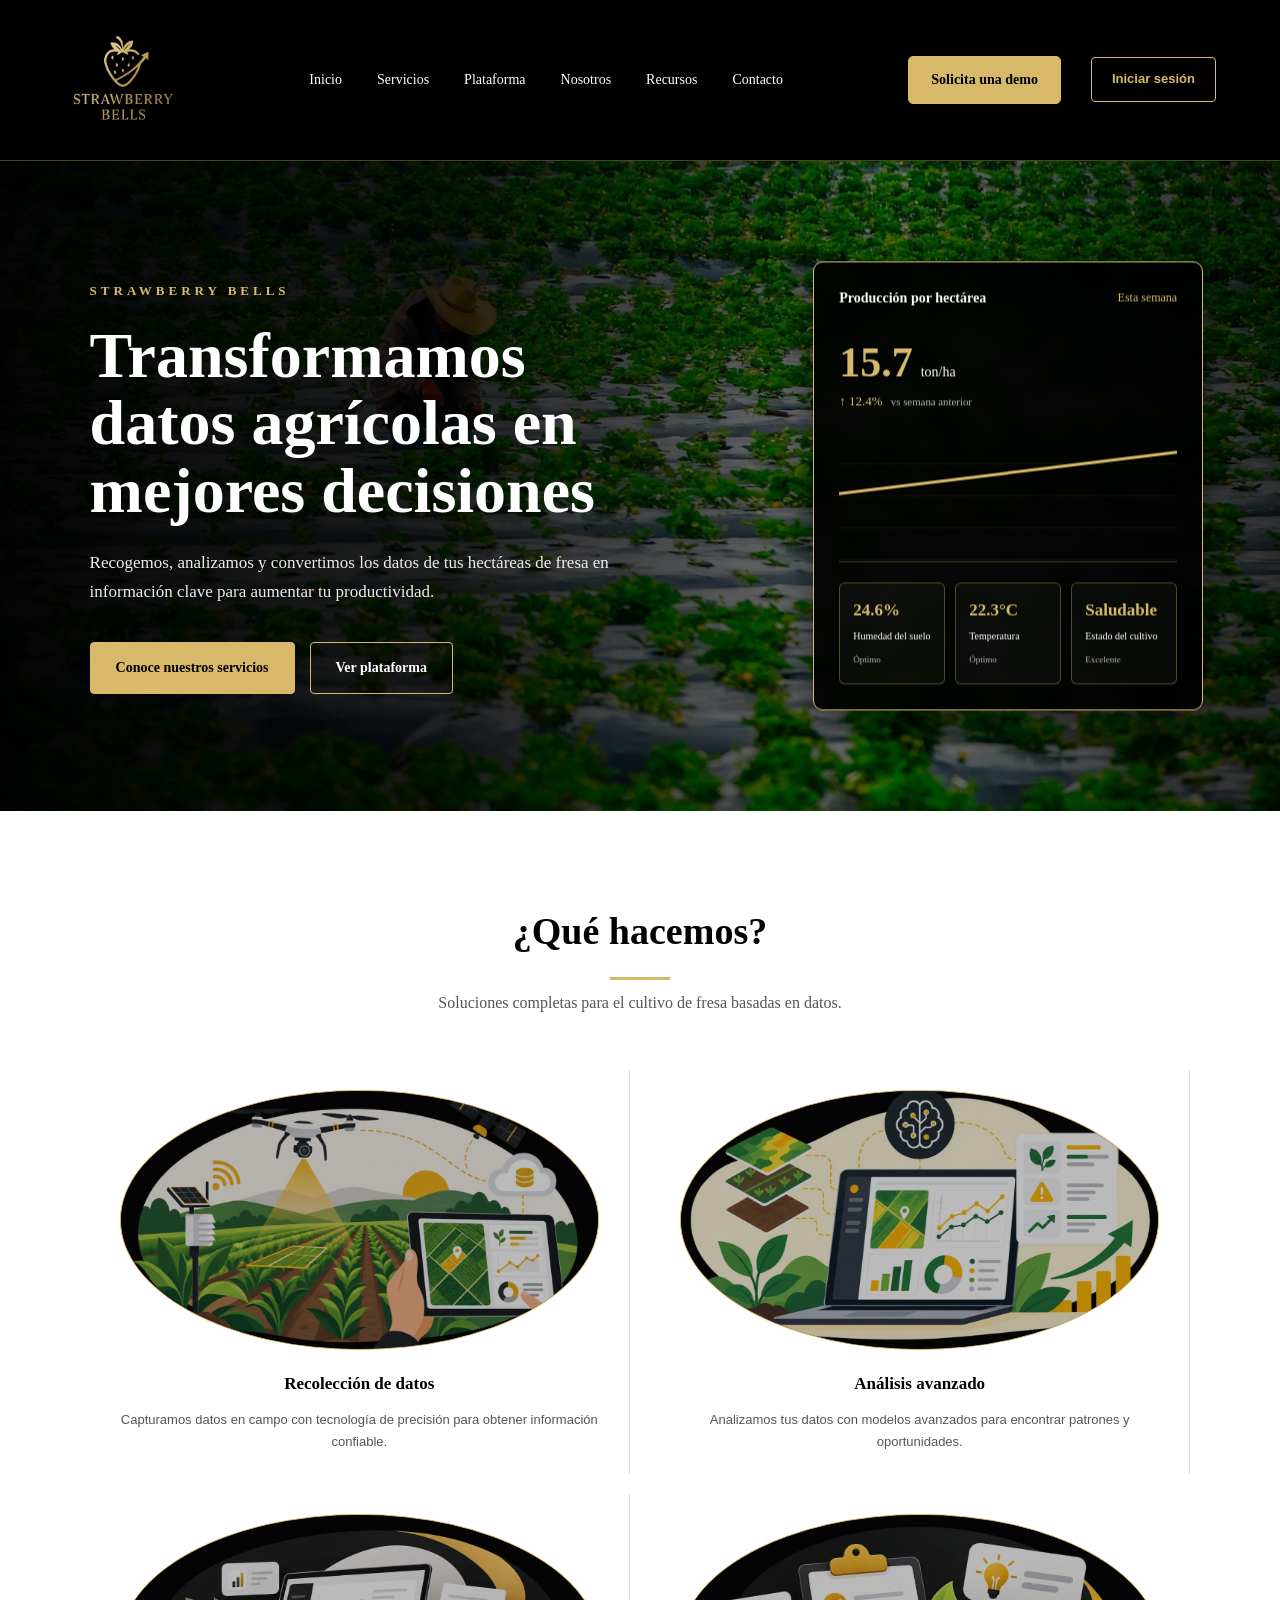
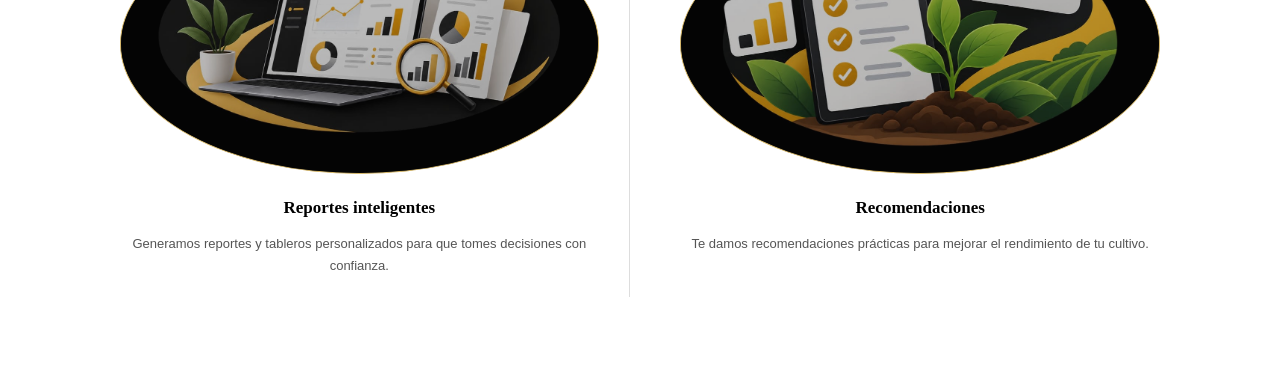
<file: index.html>
<!DOCTYPE html>
<html lang="es">

<head>

    <meta charset="UTF-8">

    <meta
        name="viewport"
        content="width=device-width, initial-scale=1.0"
    >

    <meta
        http-equiv="refresh"
        content="0; url=Strawberry%20bells.html"
    >

    <title>Strawberry Bells</title>

</head>

<body>

    <p>
        Cargando Strawberry Bells...
    </p>

</body>

</html>
</file>
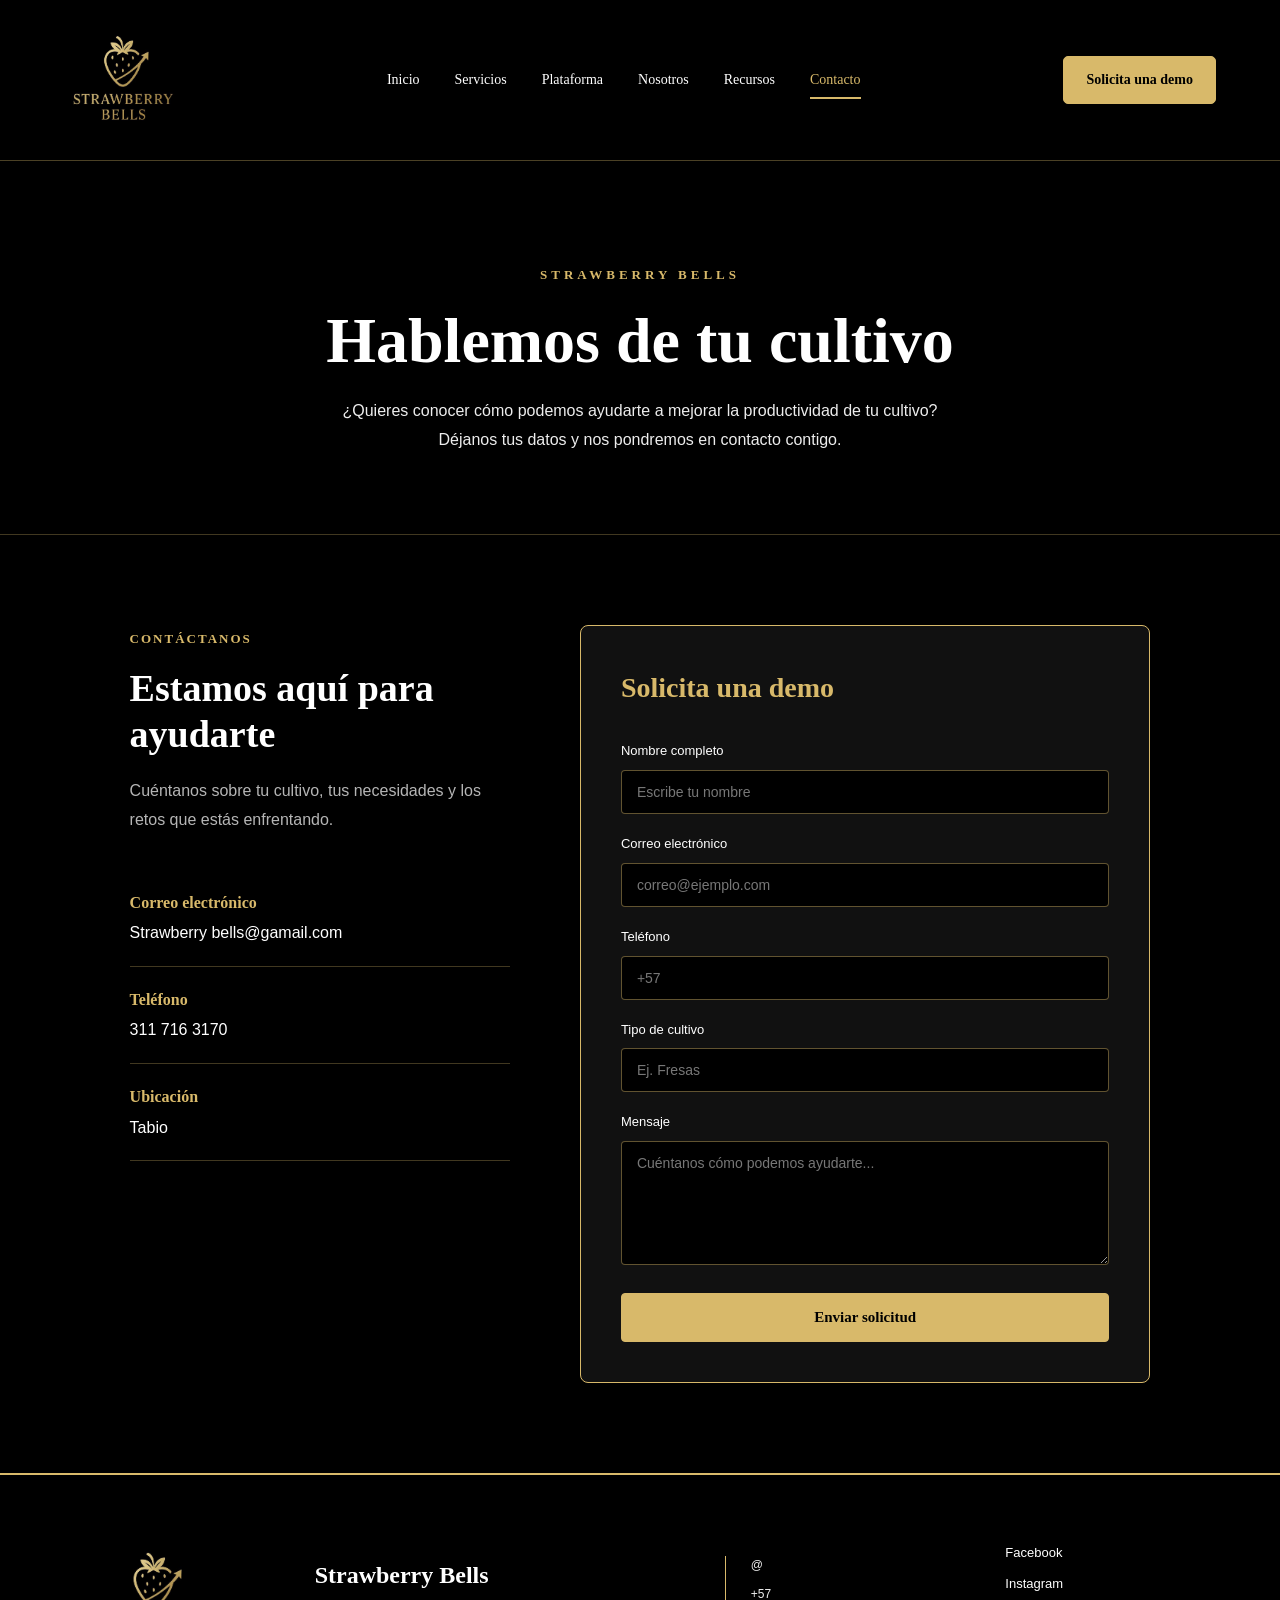
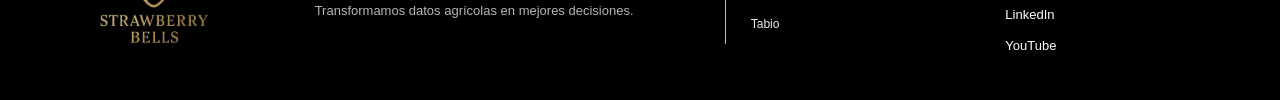
<file: contacto.html>
<!DOCTYPE html>
<html lang="es">

<head>

    <meta charset="UTF-8">

    <meta name="viewport" content="width=device-width, initial-scale=1.0">

    <title>Contacto | Strawberry Bells</title>

    <link rel="stylesheet" href="diseño.css">

</head>


<body>


    <!-- ==========================================
         BARRA DE NAVEGACIÓN
    =========================================== -->

    <header class="navbar">

        <div class="logo">

            <a href="Strawberry bells.html">

                <img src="img/logo.png" alt="Strawberry Bells">

            </a>

        </div>


        <nav class="menu">

            <a href="Strawberry bells.html">
                Inicio
            </a>

            <a href="servicios.html">
                Servicios
            </a>

            <a href="plataforma.html">
                Plataforma
            </a>

            <a href="nosotros.html">
                Nosotros
            </a>

            <a href="recursos.html">
                Recursos
            </a>

            <a href="contacto.html" class="activo">
                Contacto
            </a>

        </nav>


        <a href="contacto.html" class="boton-demo">
            Solicita una demo
        </a>

    </header>



    <!-- ==========================================
         PÁGINA DE CONTACTO
    =========================================== -->

    <main class="pagina-contacto">


        <section class="contacto-hero">

            <div class="contacto-titulo">

                <span>
                    STRAWBERRY BELLS
                </span>

                <h1>
                    Hablemos de tu cultivo
                </h1>

                <p>
                    ¿Quieres conocer cómo podemos ayudarte a
                    mejorar la productividad de tu cultivo?
                    Déjanos tus datos y nos pondremos en contacto
                    contigo.
                </p>

            </div>


        </section>



        <!-- ==========================================
             INFORMACIÓN + FORMULARIO
        =========================================== -->

        <section class="contacto-contenido">


            <!-- INFORMACIÓN -->

            <div class="contacto-informacion">

                <span>
                    CONTÁCTANOS
                </span>

                <h2>
                    Estamos aquí para ayudarte
                </h2>

                <p>
                    Cuéntanos sobre tu cultivo, tus necesidades
                    y los retos que estás enfrentando.
                </p>


                <div class="dato-contacto">

                    <strong>
                        Correo electrónico
                    </strong>

                    <p>
                      Strawberry bells@gamail.com  
                    </p>

                </div>


                <div class="dato-contacto">

                    <strong>
                        Teléfono
                    </strong>

                    <p>
                        311 716 3170
                    </p>

                </div>


                <div class="dato-contacto">

                    <strong>
                        Ubicación
                    </strong>

                    <p>
                        Tabio
                    </p>

                </div>

            </div>



            <!-- FORMULARIO -->

            <div class="contacto-formulario">

                <h2>
                    Solicita una demo
                </h2>


                <form>


                    <div class="campo">

                        <label for="nombre">
                            Nombre completo
                        </label>

                        <input
                            type="text"
                            id="nombre"
                            name="nombre"
                            placeholder="Escribe tu nombre"
                            required
                        >

                    </div>


                    <div class="campo">

                        <label for="correo">
                            Correo electrónico
                        </label>

                        <input
                            type="email"
                            id="correo"
                            name="correo"
                            placeholder="correo@ejemplo.com"
                            required
                        >

                    </div>


                    <div class="campo">

                        <label for="telefono">
                            Teléfono
                        </label>

                        <input
                            type="tel"
                            id="telefono"
                            name="telefono"
                            placeholder="+57"
                        >

                    </div>


                    <div class="campo">

                        <label for="cultivo">
                            Tipo de cultivo
                        </label>

                        <input
                            type="text"
                            id="cultivo"
                            name="cultivo"
                            placeholder="Ej. Fresas"
                        >

                    </div>


                    <div class="campo">

                        <label for="mensaje">
                            Mensaje
                        </label>

                        <textarea
                            id="mensaje"
                            name="mensaje"
                            rows="6"
                            placeholder="Cuéntanos cómo podemos ayudarte..."
                        ></textarea>

                    </div>


                    <button
                        type="submit"
                        class="boton-enviar"
                    >
                        Enviar solicitud
                    </button>


                </form>

            </div>


        </section>


    </main>



    <!-- ==========================================
         FOOTER
    =========================================== -->

    <footer class="footer">

        <div class="footer-contenido">


            <div class="footer-logo">

                <img
                    src="img/logo.png"
                    alt="Strawberry Bells"
                >

            </div>


            <div class="footer-mensaje">

                <h2>
                    Strawberry Bells
                </h2>

                <p>
                    Transformamos datos agrícolas en mejores
                    decisiones.
                </p>

            </div>


            <div class="footer-contacto">

                <p>
                    @
                </p>

                <p>
                    +57
                </p>

                <p>
                    Tabio
                </p>

            </div>


            <div class="footer-redes">

                <a href="#">
                    Facebook
                </a>

                <a href="#">
                    Instagram
                </a>

                <a href="#">
                    LinkedIn
                </a>

                <a href="#">
                    YouTube
                </a>

            </div>


        </div>

    </footer>


</body>

</html>
</file>
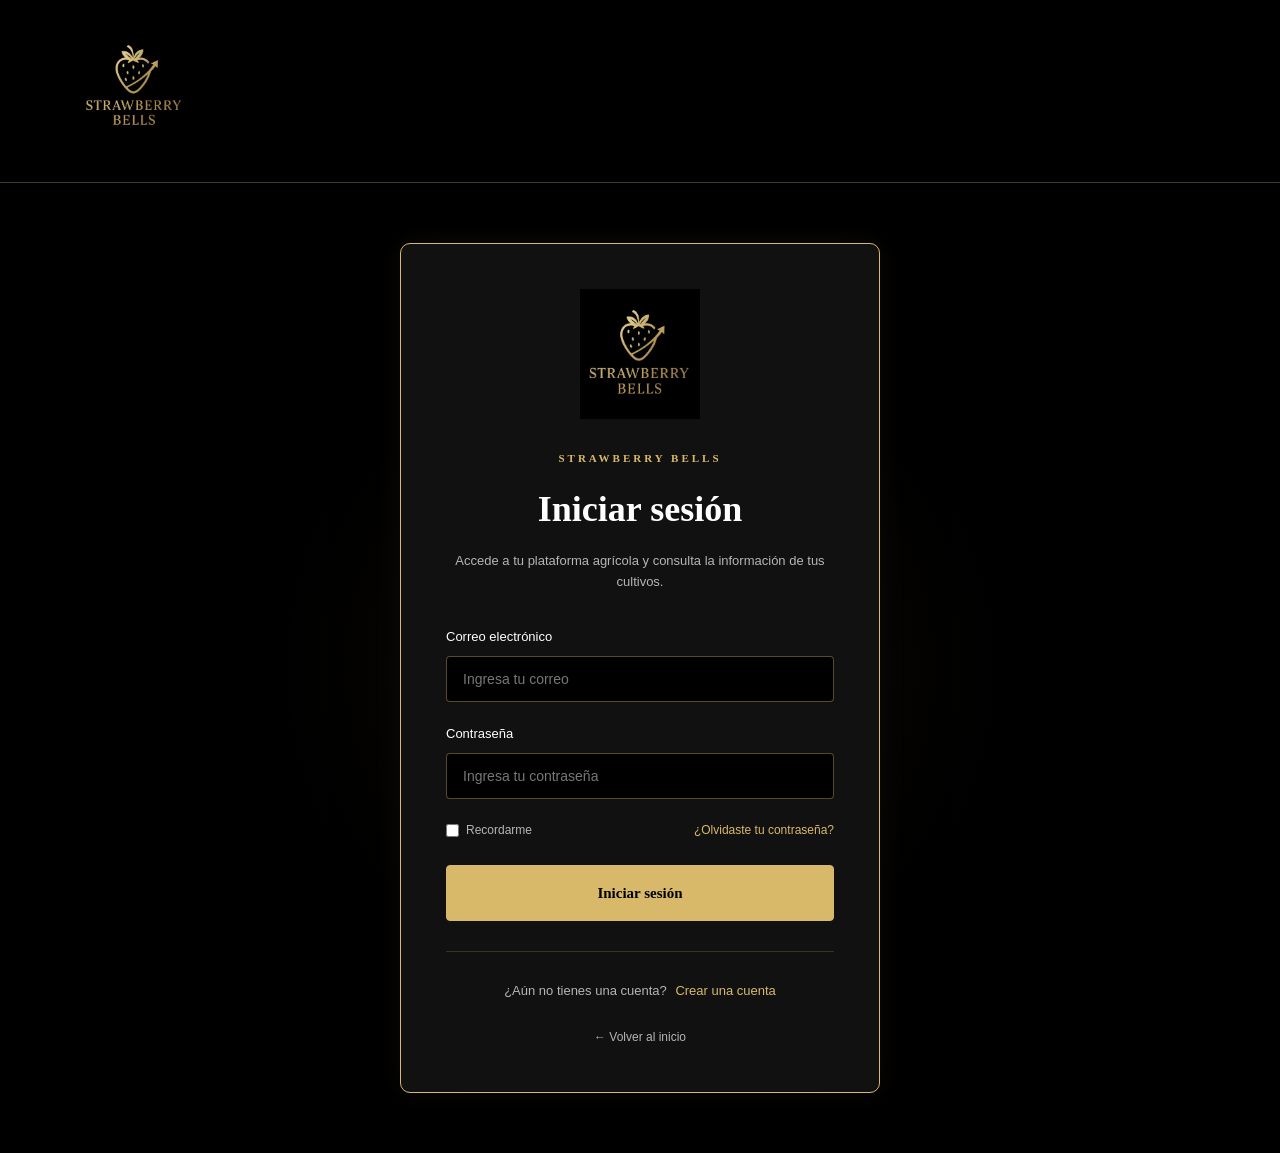
<file: iniciar-sesion.html>
<!DOCTYPE html>
<html lang="es">

<head>

    <meta charset="UTF-8">

    <meta name="viewport" content="width=device-width, initial-scale=1.0">

    <title>Iniciar sesión | Strawberry Bells</title>

    <link rel="stylesheet" href="diseño.css">

</head>


<body class="pagina-login">


    <!-- ==========================================
         ENCABEZADO
    =========================================== -->

    <header class="login-header">

        <a href="Strawberry bells.html">

            <img src="img/logo.png" alt="Strawberry Bells">

        </a>

    </header>



    <!-- ==========================================
         CONTENIDO INICIAR SESIÓN
    =========================================== -->

    <main class="login-contenedor">


        <div class="login-caja">


            <!-- LOGO -->

            <div class="login-logo">

                <img
                    src="img/logo.png"
                    alt="Strawberry Bells"
                >

            </div>


            <!-- TÍTULO -->

            <div class="login-titulo">

                <span>
                    STRAWBERRY BELLS
                </span>

                <h1>
                    Iniciar sesión
                </h1>

                <p>
                    Accede a tu plataforma agrícola
                    y consulta la información de tus cultivos.
                </p>

            </div>



            <!-- FORMULARIO -->

            <form class="login-form">


                <!-- CORREO -->

                <div class="login-campo">

                    <label for="correo">
                        Correo electrónico
                    </label>

                    <input
                        type="email"
                        id="correo"
                        name="correo"
                        placeholder="Ingresa tu correo"
                        required
                    >

                </div>



                <!-- CONTRASEÑA -->

                <div class="login-campo">

                    <label for="password">
                        Contraseña
                    </label>

                    <input
                        type="password"
                        id="password"
                        name="password"
                        placeholder="Ingresa tu contraseña"
                        required
                    >

                </div>



                <!-- RECORDAR / RECUPERAR -->

                <div class="login-opciones">

                    <label>

                        <input
                            type="checkbox"
                            name="recordar"
                        >

                        Recordarme

                    </label>


                    <a href="#">
                        ¿Olvidaste tu contraseña?
                    </a>

                </div>



                <!-- BOTÓN -->
<a
    href="plataforma.html"
    class="boton-login"
>
    Iniciar sesión
</a>


            </form>



            <!-- REGISTRO -->

            <div class="login-registro">

                <p>
                    ¿Aún no tienes una cuenta?
                </p>

                <a href="#">
                    Crear una cuenta
                </a>

            </div>



            <!-- VOLVER -->

            <a
                href="Strawberry bells.html"
                class="volver-inicio"
            >
                ← Volver al inicio
            </a>


        </div>


    </main>


</body>

</html>
</file>
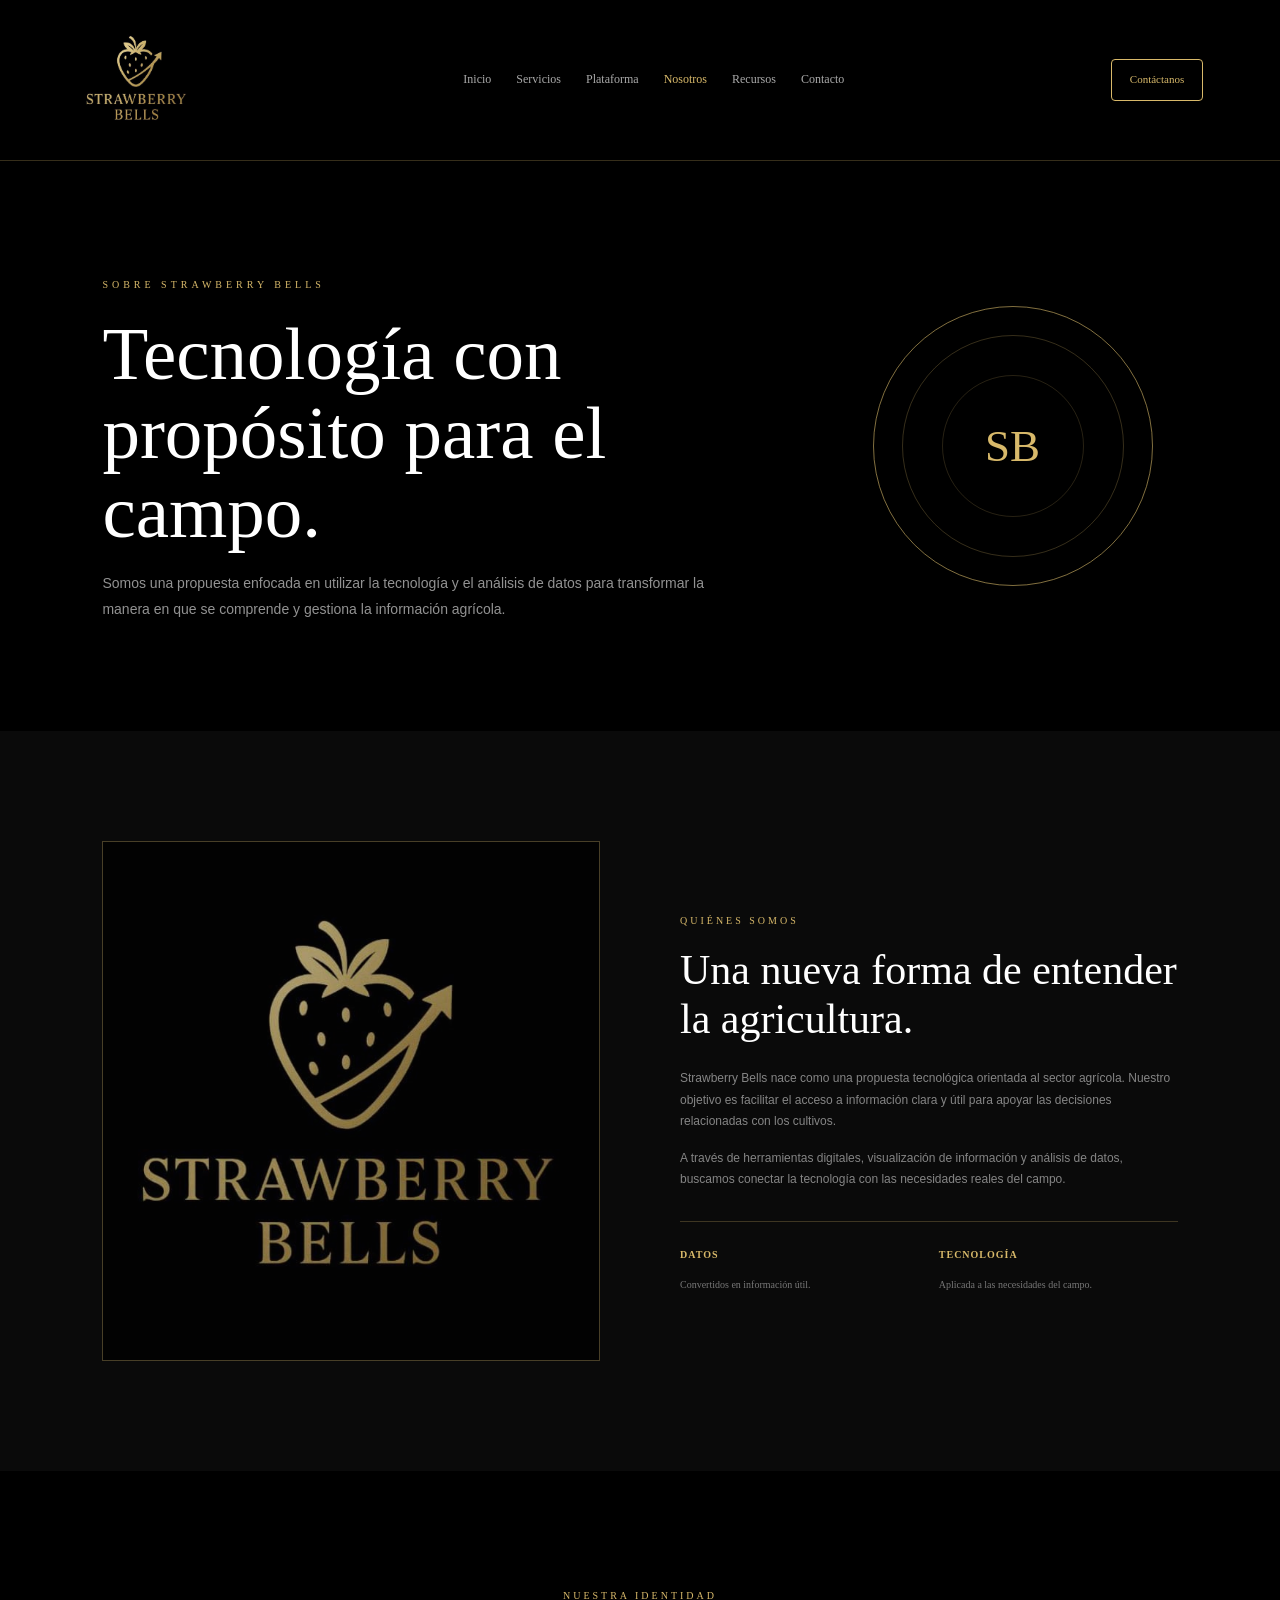
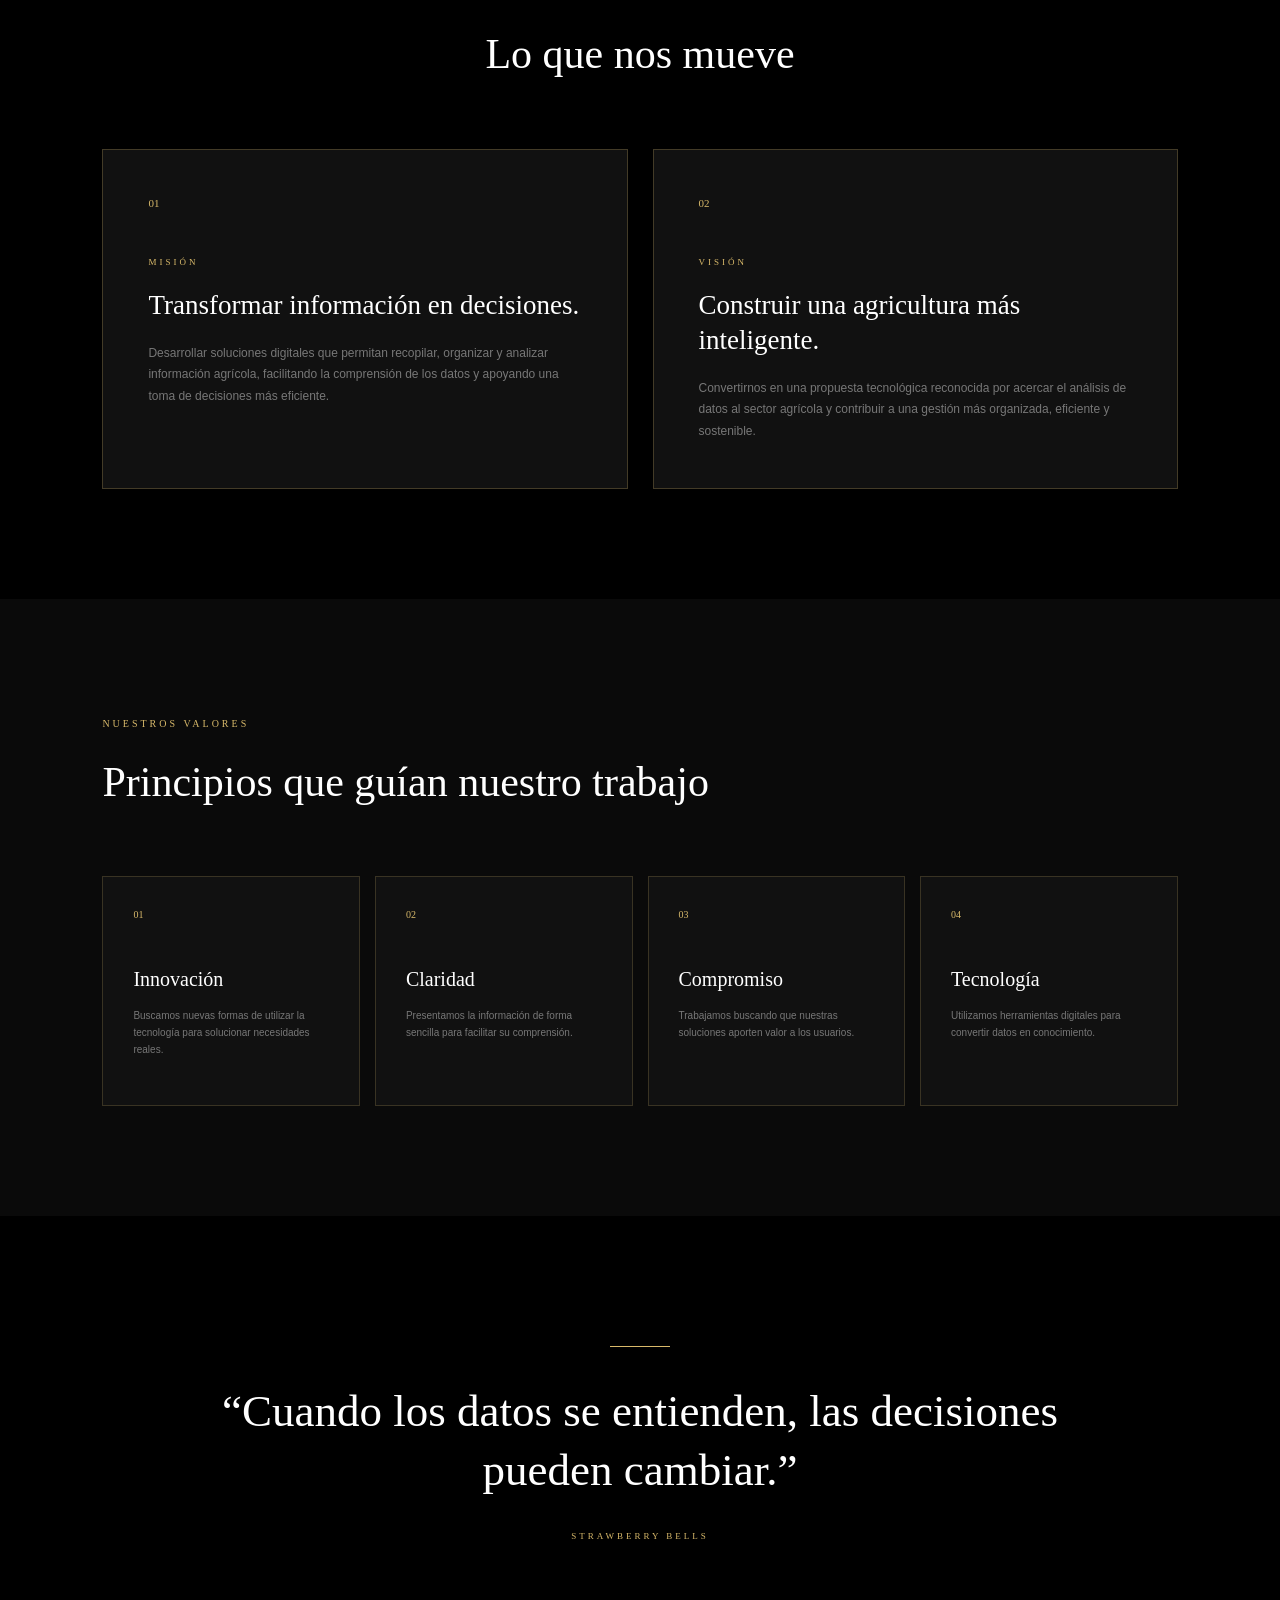
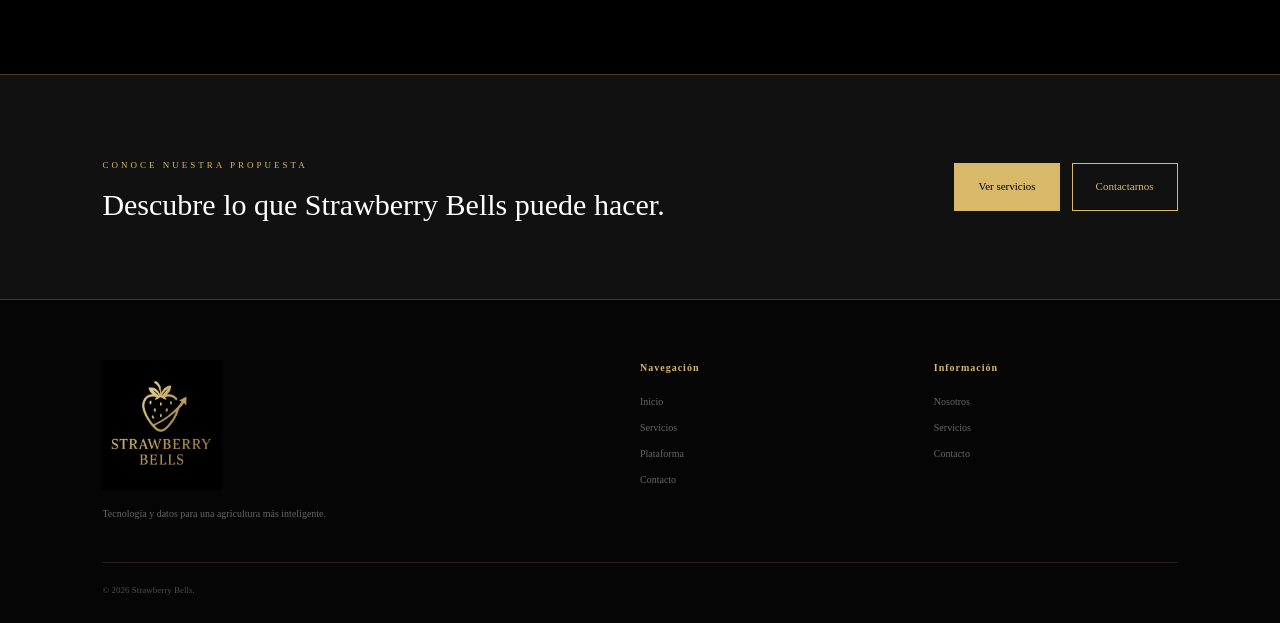
<file: nosotros.html>
<!DOCTYPE html>
<html lang="es">

<head>

    <meta charset="UTF-8">

    <meta name="viewport" content="width=device-width, initial-scale=1.0">

    <title>Nosotros | Strawberry Bells</title>

    <link rel="stylesheet" href="diseño.css">

</head>


<body class="pagina-nosotros">


    <!-- ==================================================
         NAVEGACIÓN
    =================================================== -->

    <header class="navbar-nosotros">


        <div class="logo-nosotros">

            <a href="Strawberry bells.html">

                <img
                    src="img/logo.png"
                    alt="Strawberry Bells"
                >

            </a>

        </div>


        <nav class="menu-nosotros">

            <a href="Strawberry bells.html">
                Inicio
            </a>

            <a href="servicios.html">
                Servicios
            </a>

            <a href="plataforma.html">
                Plataforma
            </a>

            <a
                href="nosotros.html"
                class="menu-nosotros-activo"
            >
                Nosotros
            </a>

            <a href="recursos.html">
                Recursos
            </a>

            <a href="contacto.html">
                Contacto
            </a>

        </nav>


        <a
            href="contacto.html"
            class="boton-nosotros"
        >
            Contáctanos
        </a>


    </header>



    <!-- ==================================================
         HERO
    =================================================== -->

    <main>


        <section class="nosotros-hero">


            <div class="nosotros-hero-contenido">

                <span>
                    SOBRE STRAWBERRY BELLS
                </span>

                <h1>
                    Tecnología con propósito
                    para el campo.
                </h1>

                <p>
                    Somos una propuesta enfocada en utilizar
                    la tecnología y el análisis de datos para
                    transformar la manera en que se comprende
                    y gestiona la información agrícola.
                </p>

            </div>


            <div class="nosotros-hero-decoracion">

                <div class="decoracion-circulo">

                    <span>
                        SB
                    </span>

                </div>

            </div>


        </section>



        <!-- ==================================================
             QUIÉNES SOMOS
        =================================================== -->

        <section class="quienes-somos">


            <div class="quienes-imagen">

                <img
                    src="img/nosotros.jpg"
                    alt="Agricultura y tecnología"
                >

            </div>


            <div class="quienes-contenido">

                <span>
                    QUIÉNES SOMOS
                </span>

                <h2>
                    Una nueva forma de
                    entender la agricultura.
                </h2>

                <p>
                    Strawberry Bells nace como una propuesta
                    tecnológica orientada al sector agrícola.
                    Nuestro objetivo es facilitar el acceso
                    a información clara y útil para apoyar
                    las decisiones relacionadas con los cultivos.
                </p>

                <p>
                    A través de herramientas digitales,
                    visualización de información y análisis
                    de datos, buscamos conectar la tecnología
                    con las necesidades reales del campo.
                </p>


                <div class="quienes-dato">

                    <div>

                        <strong>
                            DATOS
                        </strong>

                        <span>
                            Convertidos en información útil.
                        </span>

                    </div>


                    <div>

                        <strong>
                            TECNOLOGÍA
                        </strong>

                        <span>
                            Aplicada a las necesidades del campo.
                        </span>

                    </div>

                </div>

            </div>


        </section>



        <!-- ==================================================
             MISIÓN Y VISIÓN
        =================================================== -->

        <section class="mision-vision">


            <div class="mision-vision-titulo">

                <span>
                    NUESTRA IDENTIDAD
                </span>

                <h2>
                    Lo que nos mueve
                </h2>

            </div>


            <div class="mision-vision-grid">


                <!-- MISIÓN -->

                <article class="mision-card">

                    <div class="mision-numero">
                        01
                    </div>

                    <span>
                        MISIÓN
                    </span>

                    <h3>
                        Transformar información
                        en decisiones.
                    </h3>

                    <p>
                        Desarrollar soluciones digitales que
                        permitan recopilar, organizar y analizar
                        información agrícola, facilitando la
                        comprensión de los datos y apoyando
                        una toma de decisiones más eficiente.
                    </p>

                </article>



                <!-- VISIÓN -->

                <article class="mision-card">

                    <div class="mision-numero">
                        02
                    </div>

                    <span>
                        VISIÓN
                    </span>

                    <h3>
                        Construir una agricultura
                        más inteligente.
                    </h3>

                    <p>
                        Convertirnos en una propuesta tecnológica
                        reconocida por acercar el análisis de datos
                        al sector agrícola y contribuir a una gestión
                        más organizada, eficiente y sostenible.
                    </p>

                </article>


            </div>


        </section>



        <!-- ==================================================
             VALORES
        =================================================== -->

        <section class="valores">


            <div class="valores-titulo">

                <span>
                    NUESTROS VALORES
                </span>

                <h2>
                    Principios que guían nuestro trabajo
                </h2>

            </div>


            <div class="valores-grid">


                <article class="valor">

                    <div class="valor-numero">
                        01
                    </div>

                    <h3>
                        Innovación
                    </h3>

                    <p>
                        Buscamos nuevas formas de utilizar
                        la tecnología para solucionar
                        necesidades reales.
                    </p>

                </article>


                <article class="valor">

                    <div class="valor-numero">
                        02
                    </div>

                    <h3>
                        Claridad
                    </h3>

                    <p>
                        Presentamos la información de forma
                        sencilla para facilitar su comprensión.
                    </p>

                </article>


                <article class="valor">

                    <div class="valor-numero">
                        03
                    </div>

                    <h3>
                        Compromiso
                    </h3>

                    <p>
                        Trabajamos buscando que nuestras
                        soluciones aporten valor a los usuarios.
                    </p>

                </article>


                <article class="valor">

                    <div class="valor-numero">
                        04
                    </div>

                    <h3>
                        Tecnología
                    </h3>

                    <p>
                        Utilizamos herramientas digitales
                        para convertir datos en conocimiento.
                    </p>

                </article>


            </div>


        </section>



        <!-- ==================================================
             FRASE
        =================================================== -->

        <section class="nosotros-frase">


            <div class="frase-linea"></div>


            <blockquote>

                “Cuando los datos se entienden,
                las decisiones pueden cambiar.”

            </blockquote>


            <span>
                STRAWBERRY BELLS
            </span>


        </section>



        <!-- ==================================================
             CTA
        =================================================== -->

        <section class="nosotros-final">


            <div>

                <span>
                    CONOCE NUESTRA PROPUESTA
                </span>

                <h2>
                    Descubre lo que Strawberry Bells
                    puede hacer.
                </h2>

            </div>


            <div class="nosotros-final-botones">

                <a
                    href="servicios.html"
                    class="nosotros-boton-dorado"
                >
                    Ver servicios
                </a>

                <a
                    href="contacto.html"
                    class="nosotros-boton-borde"
                >
                    Contactarnos
                </a>

            </div>


        </section>


    </main>



    <!-- ==================================================
         FOOTER
    =================================================== -->

    <footer class="footer-nosotros">


        <div class="footer-nosotros-contenido">


            <div>

                <img
                    src="img/logo.png"
                    alt="Strawberry Bells"
                >

                <p>
                    Tecnología y datos para una agricultura
                    más inteligente.
                </p>

            </div>


            <div>

                <h4>
                    Navegación
                </h4>

                <a href="Strawberry bells.html">
                    Inicio
                </a>

                <a href="servicios.html">
                    Servicios
                </a>

                <a href="plataforma.html">
                    Plataforma
                </a>

                <a href="contacto.html">
                    Contacto
                </a>

            </div>


            <div>

                <h4>
                    Información
                </h4>

                <a href="nosotros.html">
                    Nosotros
                </a>

                <a href="servicios.html">
                    Servicios
                </a>

                <a href="contacto.html">
                    Contacto
                </a>

            </div>


        </div>


        <div class="footer-nosotros-copy">

            © 2026 Strawberry Bells. 

        </div>


    </footer>


</body>

</html>
</file>
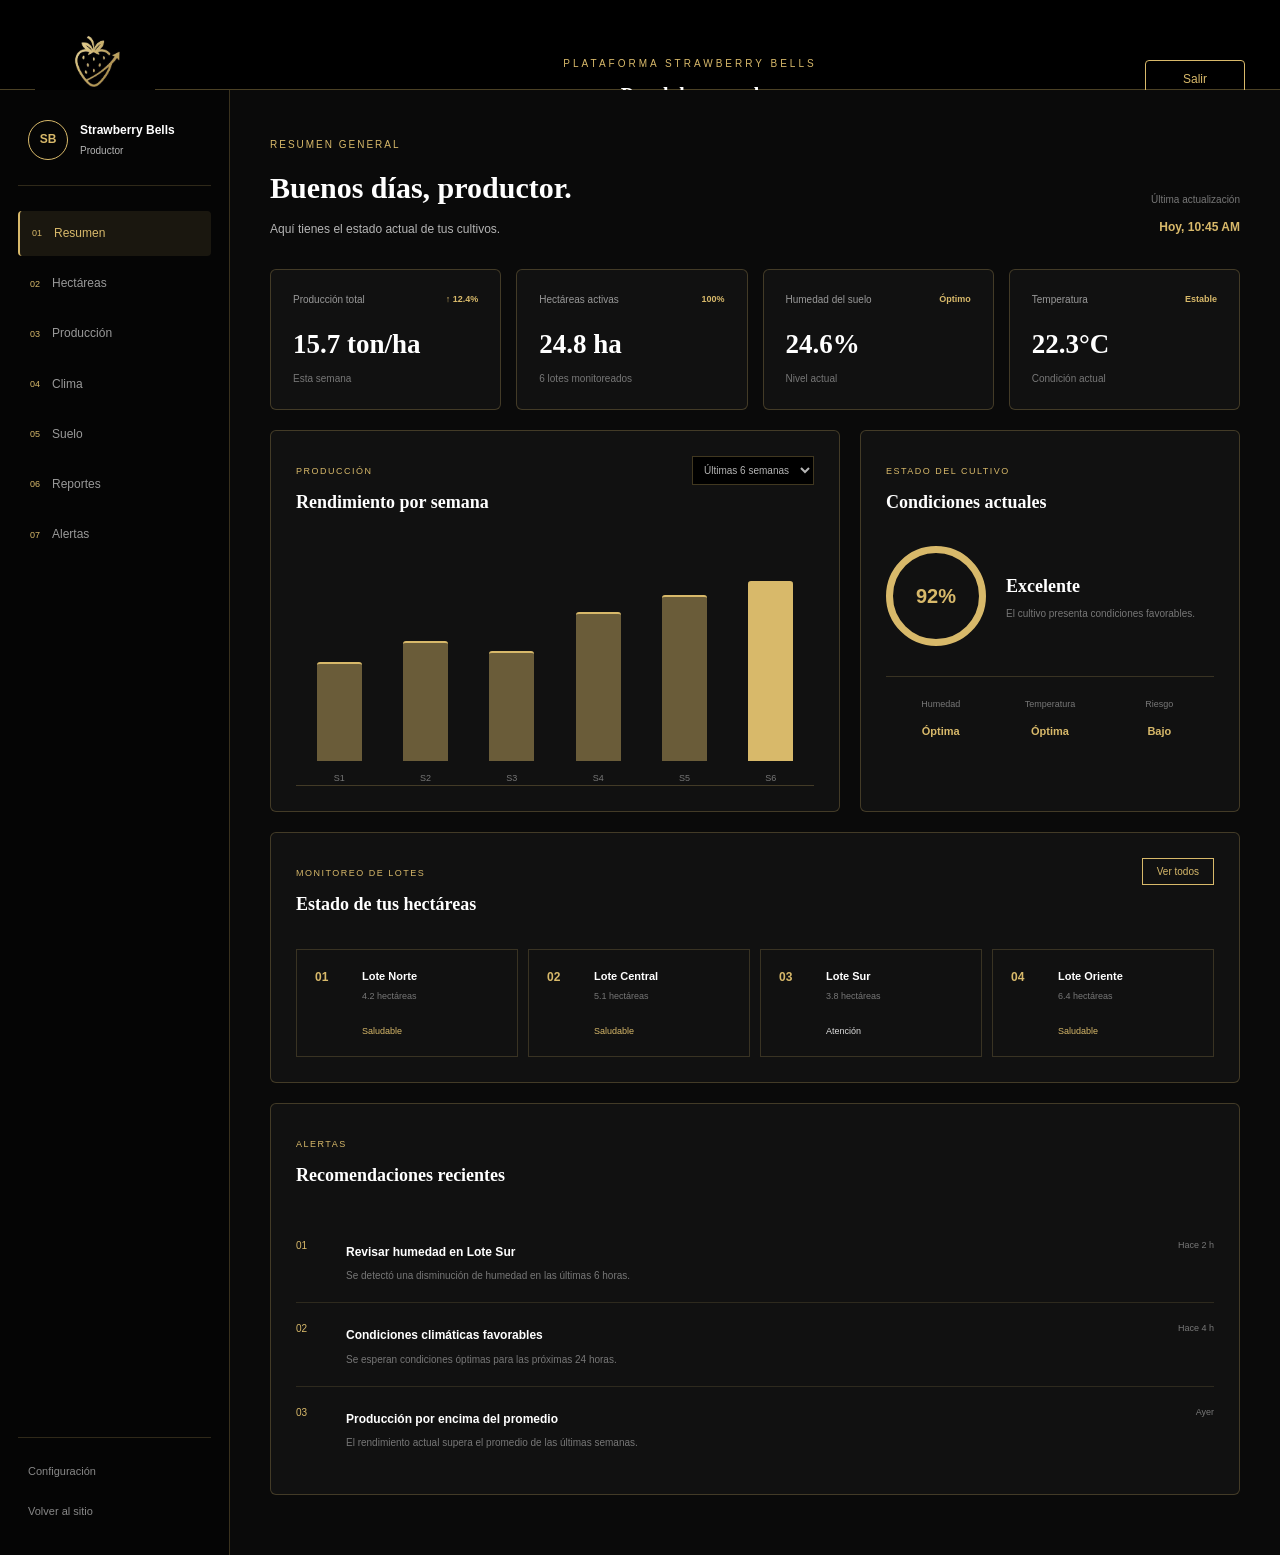
<file: plataforma.html>
<!DOCTYPE html>
<html lang="es">

<head>

    <meta charset="UTF-8">

    <meta name="viewport" content="width=device-width, initial-scale=1.0">

    <title>Plataforma | Strawberry Bells</title>

    <link rel="stylesheet" href="diseño.css">

</head>


<body class="pagina-plataforma">


    <!-- ==================================================
         BARRA SUPERIOR
    =================================================== -->

    <header class="plataforma-header">


        <div class="plataforma-logo">

            <a href="Strawberry bells.html">

                <img
                    src="img/logo.png"
                    alt="Strawberry Bells"
                >

            </a>

        </div>


        <div class="plataforma-titulo">

            <span>
                PLATAFORMA STRAWBERRY BELLS
            </span>

            <h1>
                Panel de control
            </h1>

        </div>


        <a
            href="Strawberry bells.html"
            class="salir-plataforma"
        >
            Salir
        </a>


    </header>



    <!-- ==================================================
         ESTRUCTURA PRINCIPAL
    =================================================== -->

    <div class="dashboard">


        <!-- ==================================================
             MENÚ LATERAL
        =================================================== -->

        <aside class="sidebar">


            <div class="perfil">

                <div class="perfil-circulo">
                    SB
                </div>

                <div>

                    <strong>
                        Strawberry Bells
                    </strong>

                    <span>
                        Productor
                    </span>

                </div>

            </div>


            <nav class="sidebar-menu">


                <a
                    href="#"
                    class="sidebar-activo"
                >
                    <span>01</span>
                    Resumen
                </a>


                <a href="#">
                    <span>02</span>
                    Hectáreas
                </a>


                <a href="#">
                    <span>03</span>
                    Producción
                </a>


                <a href="#">
                    <span>04</span>
                    Clima
                </a>


                <a href="#">
                    <span>05</span>
                    Suelo
                </a>


                <a href="#">
                    <span>06</span>
                    Reportes
                </a>


                <a href="#">
                    <span>07</span>
                    Alertas
                </a>


            </nav>


            <div class="sidebar-abajo">

                <a href="#">
                    Configuración
                </a>

                <a href="Strawberry bells.html">
                    Volver al sitio
                </a>

            </div>


        </aside>



        <!-- ==================================================
             CONTENIDO DEL DASHBOARD
        =================================================== -->

        <main class="dashboard-contenido">


            <!-- ENCABEZADO -->

            <section class="dashboard-bienvenida">


                <div>

                    <span>
                        RESUMEN GENERAL
                    </span>

                    <h2>
                        Buenos días, productor.
                    </h2>

                    <p>
                        Aquí tienes el estado actual de tus cultivos.
                    </p>

                </div>


                <div class="fecha-dashboard">

                    <span>
                        Última actualización
                    </span>

                    <strong>
                        Hoy, 10:45 AM
                    </strong>

                </div>


            </section>



            <!-- ==================================================
                 TARJETAS PRINCIPALES
            =================================================== -->

            <section class="metricas">


                <!-- PRODUCCIÓN -->

                <article class="metrica">

                    <div class="metrica-arriba">

                        <span>
                            Producción total
                        </span>

                        <strong>
                            ↑ 12.4%
                        </strong>

                    </div>

                    <h3>
                        15.7 ton/ha
                    </h3>

                    <p>
                        Esta semana
                    </p>

                </article>



                <!-- HECTÁREAS -->

                <article class="metrica">

                    <div class="metrica-arriba">

                        <span>
                            Hectáreas activas
                        </span>

                        <strong>
                            100%
                        </strong>

                    </div>

                    <h3>
                        24.8 ha
                    </h3>

                    <p>
                        6 lotes monitoreados
                    </p>

                </article>



                <!-- HUMEDAD -->

                <article class="metrica">

                    <div class="metrica-arriba">

                        <span>
                            Humedad del suelo
                        </span>

                        <strong>
                            Óptimo
                        </strong>

                    </div>

                    <h3>
                        24.6%
                    </h3>

                    <p>
                        Nivel actual
                    </p>

                </article>



                <!-- TEMPERATURA -->

                <article class="metrica">

                    <div class="metrica-arriba">

                        <span>
                            Temperatura
                        </span>

                        <strong>
                            Estable
                        </strong>

                    </div>

                    <h3>
                        22.3°C
                    </h3>

                    <p>
                        Condición actual
                    </p>

                </article>


            </section>



            <!-- ==================================================
                 GRÁFICA + ESTADO DEL CULTIVO
            =================================================== -->

            <section class="dashboard-grid">


                <!-- GRÁFICA -->

                <article class="dashboard-card grafica-produccion">


                    <div class="card-header">

                        <div>

                            <span>
                                PRODUCCIÓN
                            </span>

                            <h3>
                                Rendimiento por semana
                            </h3>

                        </div>


                        <select>

                            <option>
                                Últimas 6 semanas
                            </option>

                            <option>
                                Últimos 3 meses
                            </option>

                        </select>

                    </div>


                    <!-- BARRAS -->

                    <div class="grafica-barras">


                        <div class="barra-contenedor">

                            <div
                                class="barra"
                                style="height: 45%;"
                            ></div>

                            <span>
                                S1
                            </span>

                        </div>


                        <div class="barra-contenedor">

                            <div
                                class="barra"
                                style="height: 55%;"
                            ></div>

                            <span>
                                S2
                            </span>

                        </div>


                        <div class="barra-contenedor">

                            <div
                                class="barra"
                                style="height: 50%;"
                            ></div>

                            <span>
                                S3
                            </span>

                        </div>


                        <div class="barra-contenedor">

                            <div
                                class="barra"
                                style="height: 68%;"
                            ></div>

                            <span>
                                S4
                            </span>

                        </div>


                        <div class="barra-contenedor">

                            <div
                                class="barra"
                                style="height: 76%;"
                            ></div>

                            <span>
                                S5
                            </span>

                        </div>


                        <div class="barra-contenedor">

                            <div
                                class="barra barra-actual"
                                style="height: 90%;"
                            ></div>

                            <span>
                                S6
                            </span>

                        </div>


                    </div>


                </article>



                <!-- ESTADO CULTIVO -->

                <article class="dashboard-card estado-cultivo">


                    <div class="card-header">

                        <div>

                            <span>
                                ESTADO DEL CULTIVO
                            </span>

                            <h3>
                                Condiciones actuales
                            </h3>

                        </div>

                    </div>


                    <div class="estado-principal">

                        <div class="estado-circulo">

                            <strong>
                                92%
                            </strong>

                        </div>

                        <div>

                            <strong>
                                Excelente
                            </strong>

                            <p>
                                El cultivo presenta
                                condiciones favorables.
                            </p>

                        </div>

                    </div>


                    <div class="estado-datos">

                        <div>

                            <span>
                                Humedad
                            </span>

                            <strong>
                                Óptima
                            </strong>

                        </div>


                        <div>

                            <span>
                                Temperatura
                            </span>

                            <strong>
                                Óptima
                            </strong>

                        </div>


                        <div>

                            <span>
                                Riesgo
                            </span>

                            <strong>
                                Bajo
                            </strong>

                        </div>

                    </div>


                </article>


            </section>



            <!-- ==================================================
                 MAPA / LOTES
            =================================================== -->

            <section class="dashboard-card lotes">


                <div class="card-header">


                    <div>

                        <span>
                            MONITOREO DE LOTES
                        </span>

                        <h3>
                            Estado de tus hectáreas
                        </h3>

                    </div>


                    <button>
                        Ver todos
                    </button>


                </div>



                <div class="lotes-grid">


                    <!-- LOTE 1 -->

                    <div class="lote">

                        <div class="lote-numero">
                            01
                        </div>

                        <div class="lote-info">

                            <strong>
                                Lote Norte
                            </strong>

                            <span>
                                4.2 hectáreas
                            </span>

                        </div>

                        <div class="lote-estado saludable">
                            Saludable
                        </div>

                    </div>



                    <!-- LOTE 2 -->

                    <div class="lote">

                        <div class="lote-numero">
                            02
                        </div>

                        <div class="lote-info">

                            <strong>
                                Lote Central
                            </strong>

                            <span>
                                5.1 hectáreas
                            </span>

                        </div>

                        <div class="lote-estado saludable">
                            Saludable
                        </div>

                    </div>



                    <!-- LOTE 3 -->

                    <div class="lote">

                        <div class="lote-numero">
                            03
                        </div>

                        <div class="lote-info">

                            <strong>
                                Lote Sur
                            </strong>

                            <span>
                                3.8 hectáreas
                            </span>

                        </div>

                        <div class="lote-estado atencion">
                            Atención
                        </div>

                    </div>



                    <!-- LOTE 4 -->

                    <div class="lote">

                        <div class="lote-numero">
                            04
                        </div>

                        <div class="lote-info">

                            <strong>
                                Lote Oriente
                            </strong>

                            <span>
                                6.4 hectáreas
                            </span>

                        </div>

                        <div class="lote-estado saludable">
                            Saludable
                        </div>

                    </div>


                </div>


            </section>



            <!-- ==================================================
                 ALERTAS
            =================================================== -->

            <section class="dashboard-card alertas">


                <div class="card-header">

                    <div>

                        <span>
                            ALERTAS
                        </span>

                        <h3>
                            Recomendaciones recientes
                        </h3>

                    </div>

                </div>


                <div class="alerta-item">

                    <div class="alerta-numero">
                        01
                    </div>

                    <div>

                        <strong>
                            Revisar humedad en Lote Sur
                        </strong>

                        <p>
                            Se detectó una disminución de humedad
                            en las últimas 6 horas.
                        </p>

                    </div>

                    <span>
                        Hace 2 h
                    </span>

                </div>


                <div class="alerta-item">

                    <div class="alerta-numero">
                        02
                    </div>

                    <div>

                        <strong>
                            Condiciones climáticas favorables
                        </strong>

                        <p>
                            Se esperan condiciones óptimas
                            para las próximas 24 horas.
                        </p>

                    </div>

                    <span>
                        Hace 4 h
                    </span>

                </div>


                <div class="alerta-item">

                    <div class="alerta-numero">
                        03
                    </div>

                    <div>

                        <strong>
                            Producción por encima del promedio
                        </strong>

                        <p>
                            El rendimiento actual supera
                            el promedio de las últimas semanas.
                        </p>

                    </div>

                    <span>
                        Ayer
                    </span>

                </div>


            </section>


        </main>


    </div>


</body>

</html>
</file>
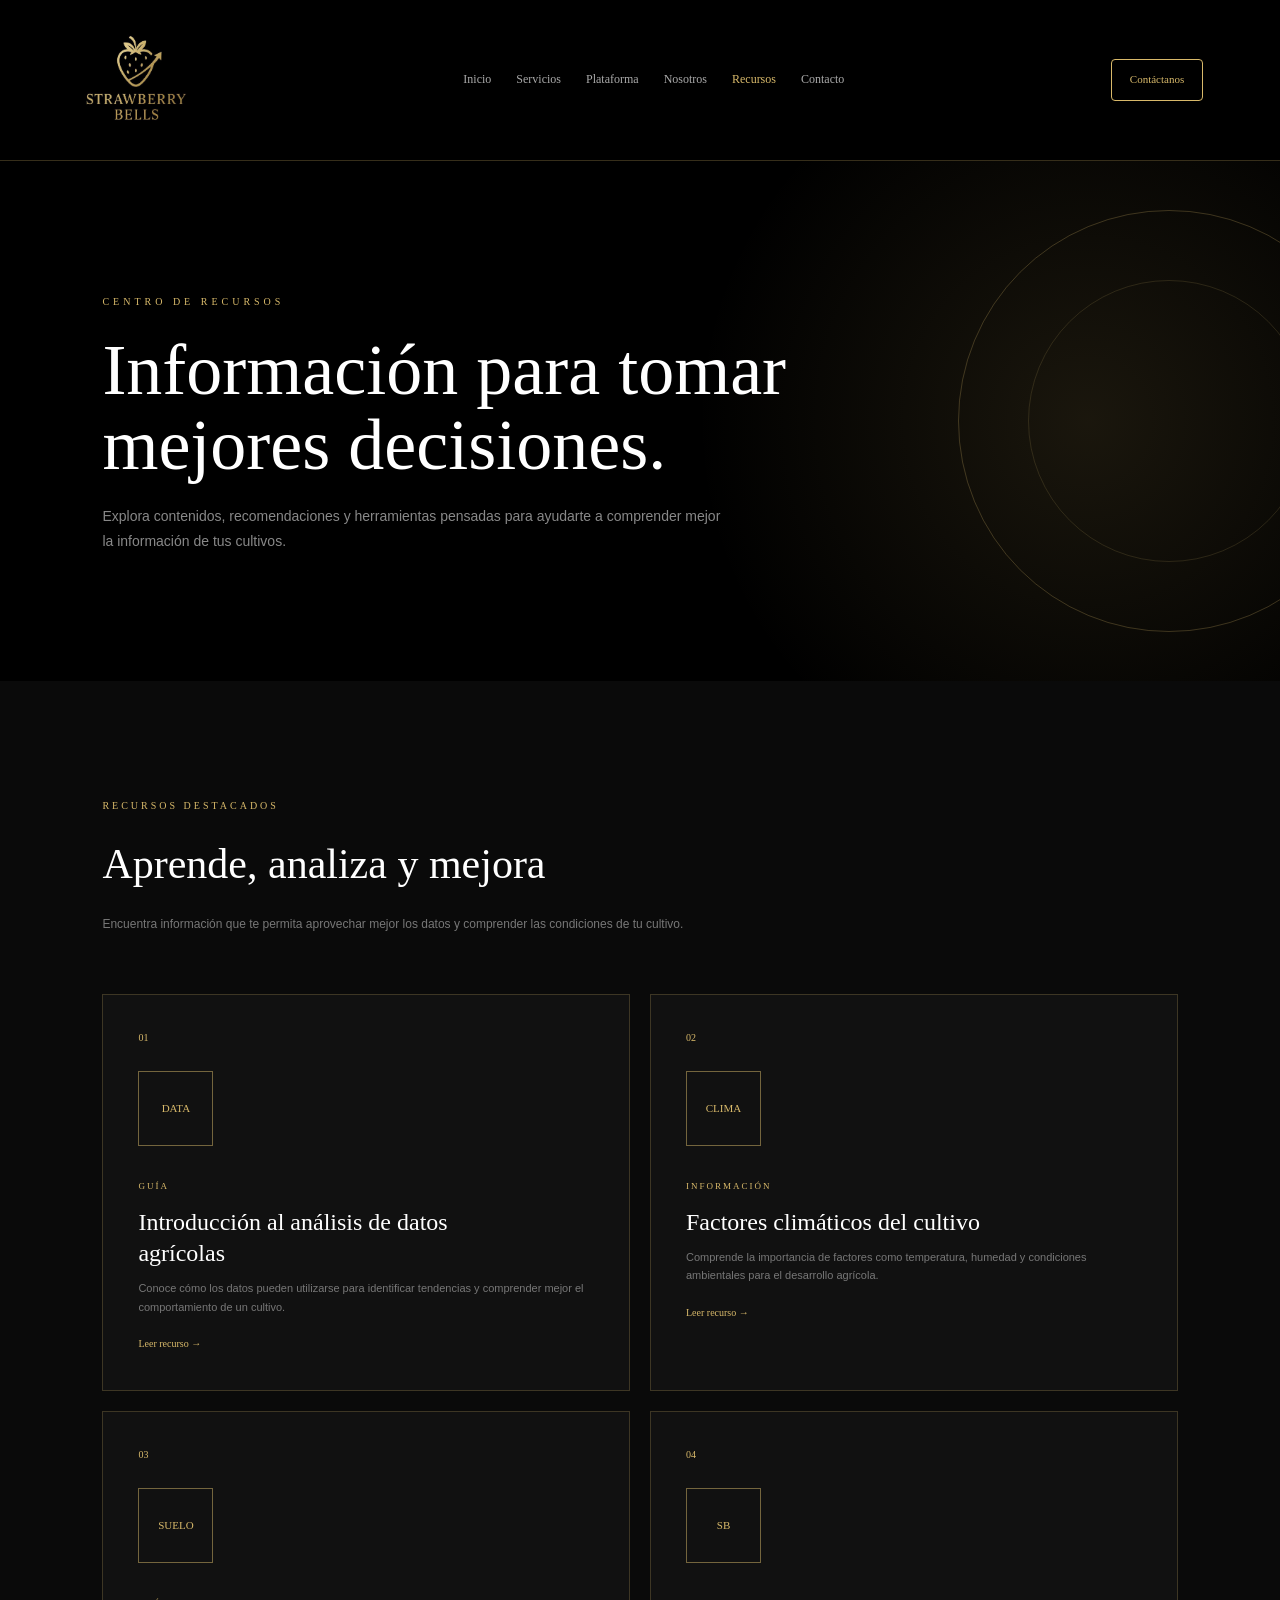
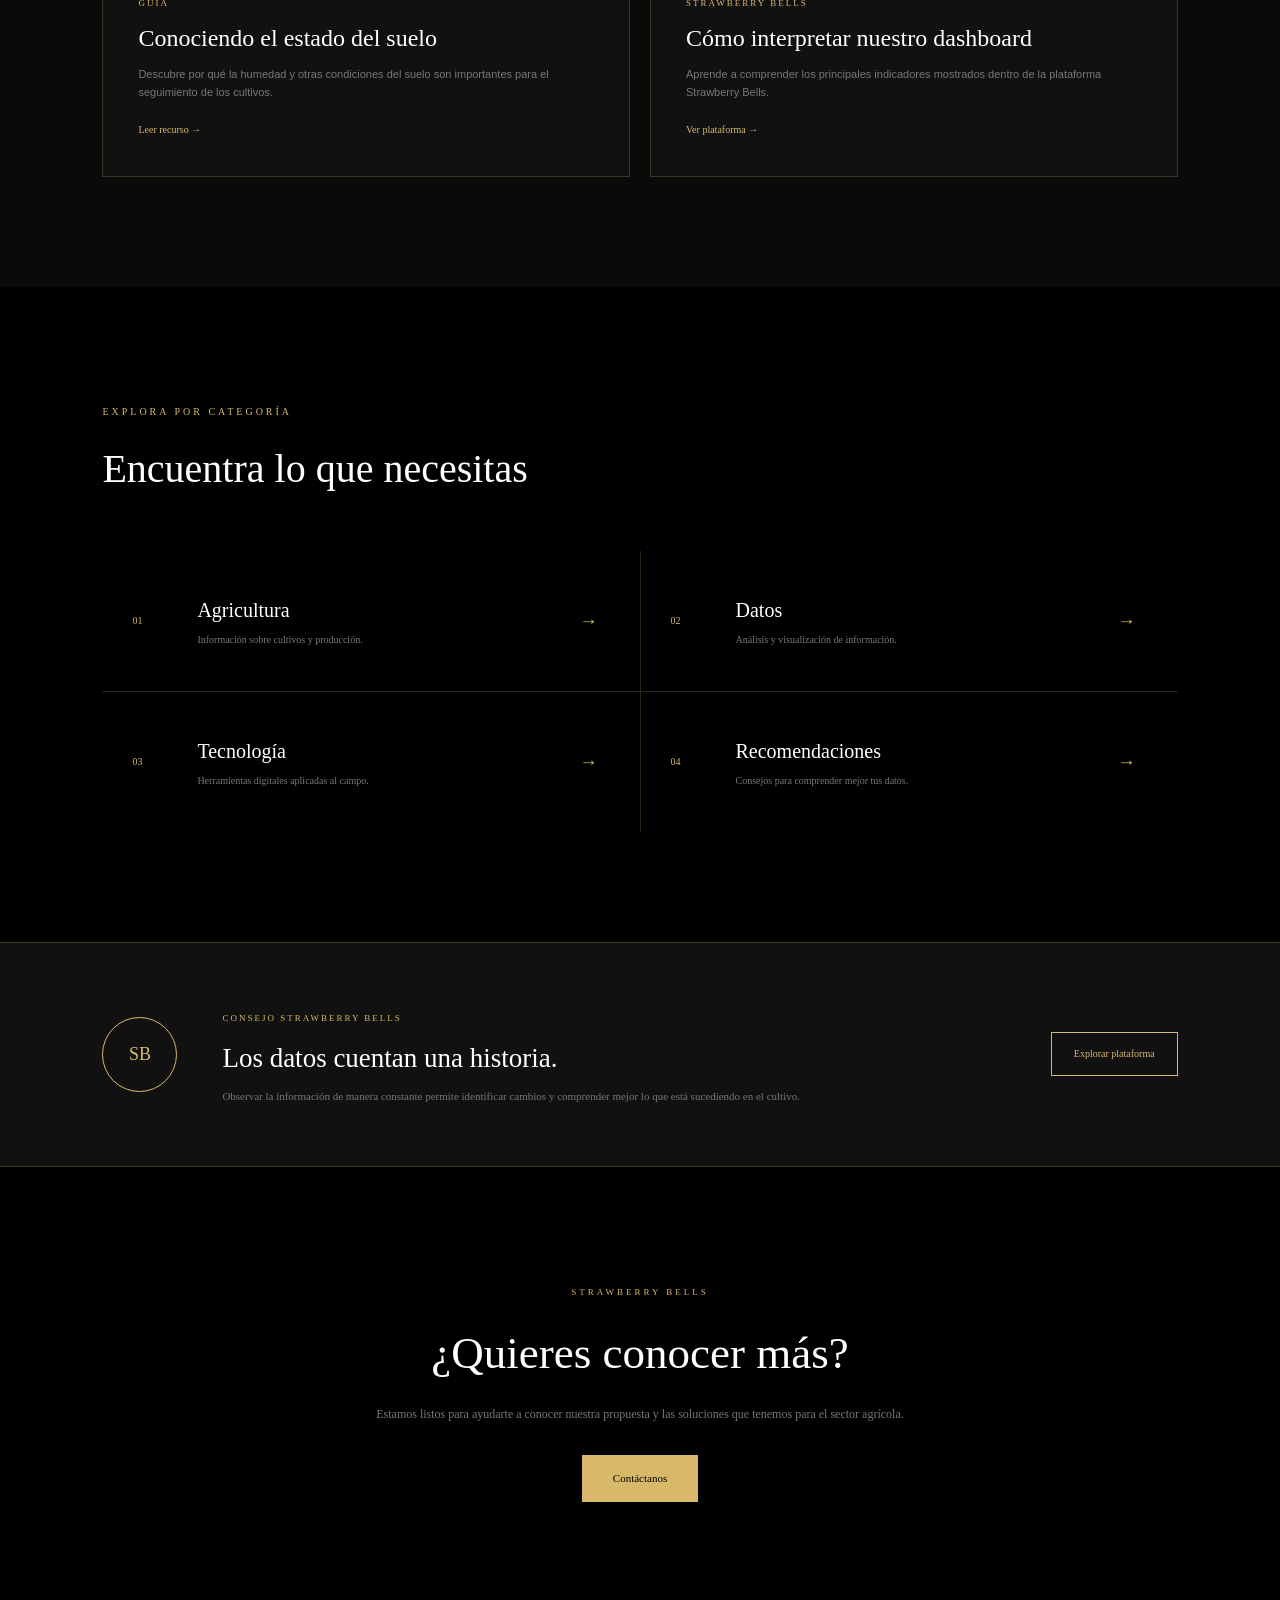
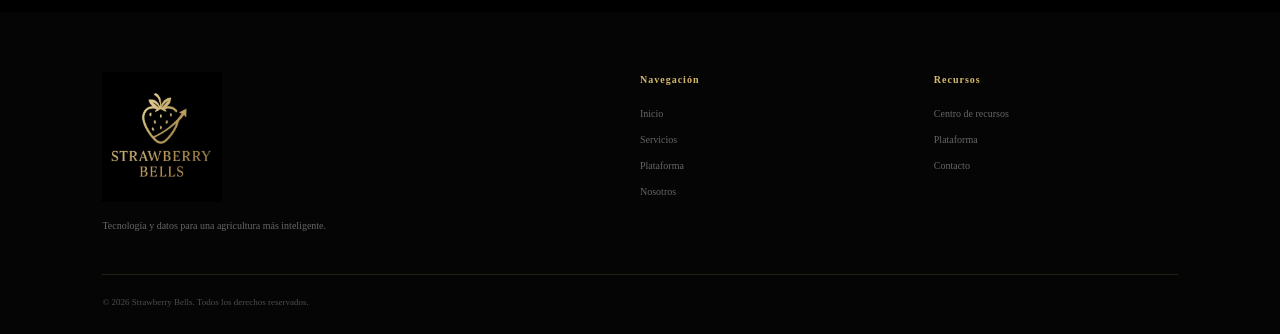
<file: recursos.html>
<!DOCTYPE html>
<html lang="es">

<head>

    <meta charset="UTF-8">

    <meta name="viewport" content="width=device-width, initial-scale=1.0">

    <title>Recursos | Strawberry Bells</title>

    <link rel="stylesheet" href="diseño.css">

</head>


<body class="pagina-recursos">


    <!-- ==================================================
         NAVEGACIÓN
    =================================================== -->

    <header class="navbar-recursos">


        <div class="logo-recursos">

            <a href="Strawberry bells.html">

                <img
                    src="img/logo.png"
                    alt="Strawberry Bells"
                >

            </a>

        </div>


        <nav class="menu-recursos">

            <a href="Strawberry bells.html">
                Inicio
            </a>

            <a href="servicios.html">
                Servicios
            </a>

            <a href="plataforma.html">
                Plataforma
            </a>

            <a href="nosotros.html">
                Nosotros
            </a>

            <a
                href="recursos.html"
                class="menu-recursos-activo"
            >
                Recursos
            </a>

            <a href="contacto.html">
                Contacto
            </a>

        </nav>


        <a
            href="contacto.html"
            class="boton-recursos"
        >
            Contáctanos
        </a>


    </header>



    <!-- ==================================================
         HERO
    =================================================== -->

    <main>


        <section class="recursos-hero">


            <div class="recursos-hero-contenido">

                <span>
                    CENTRO DE RECURSOS
                </span>

                <h1>
                    Información para
                    tomar mejores decisiones.
                </h1>

                <p>
                    Explora contenidos, recomendaciones y
                    herramientas pensadas para ayudarte a
                    comprender mejor la información de tus
                    cultivos.
                </p>

            </div>


        </section>



        <!-- ==================================================
             RECURSOS DESTACADOS
        =================================================== -->

        <section class="recursos-principales">


            <div class="recursos-titulo">

                <span>
                    RECURSOS DESTACADOS
                </span>

                <h2>
                    Aprende, analiza y mejora
                </h2>

                <p>
                    Encuentra información que te permita
                    aprovechar mejor los datos y comprender
                    las condiciones de tu cultivo.
                </p>

            </div>



            <div class="recursos-grid">


                <!-- RECURSO 1 -->

                <article class="recurso-card">

                    <div class="recurso-numero">
                        01
                    </div>

                    <div class="recurso-icono">
                        DATA
                    </div>

                    <span>
                        GUÍA
                    </span>

                    <h3>
                        Introducción al análisis
                        de datos agrícolas
                    </h3>

                    <p>
                        Conoce cómo los datos pueden utilizarse
                        para identificar tendencias y comprender
                        mejor el comportamiento de un cultivo.
                    </p>

                    <a href="#">
                        Leer recurso →
                    </a>

                </article>



                <!-- RECURSO 2 -->

                <article class="recurso-card">

                    <div class="recurso-numero">
                        02
                    </div>

                    <div class="recurso-icono">
                        CLIMA
                    </div>

                    <span>
                        INFORMACIÓN
                    </span>

                    <h3>
                        Factores climáticos
                        del cultivo
                    </h3>

                    <p>
                        Comprende la importancia de factores
                        como temperatura, humedad y condiciones
                        ambientales para el desarrollo agrícola.
                    </p>

                    <a href="#">
                        Leer recurso →
                    </a>

                </article>



                <!-- RECURSO 3 -->

                <article class="recurso-card">

                    <div class="recurso-numero">
                        03
                    </div>

                    <div class="recurso-icono">
                        SUELO
                    </div>

                    <span>
                        GUÍA
                    </span>

                    <h3>
                        Conociendo el estado
                        del suelo
                    </h3>

                    <p>
                        Descubre por qué la humedad y otras
                        condiciones del suelo son importantes
                        para el seguimiento de los cultivos.
                    </p>

                    <a href="#">
                        Leer recurso →
                    </a>

                </article>



                <!-- RECURSO 4 -->

                <article class="recurso-card">

                    <div class="recurso-numero">
                        04
                    </div>

                    <div class="recurso-icono">
                        SB
                    </div>

                    <span>
                        STRAWBERRY BELLS
                    </span>

                    <h3>
                        Cómo interpretar
                        nuestro dashboard
                    </h3>

                    <p>
                        Aprende a comprender los principales
                        indicadores mostrados dentro de la
                        plataforma Strawberry Bells.
                    </p>

                    <a href="plataforma.html">
                        Ver plataforma →
                    </a>

                </article>


            </div>


        </section>



        <!-- ==================================================
             CATEGORÍAS
        =================================================== -->

        <section class="recursos-categorias">


            <div class="categorias-titulo">

                <span>
                    EXPLORA POR CATEGORÍA
                </span>

                <h2>
                    Encuentra lo que necesitas
                </h2>

            </div>


            <div class="categorias-grid">


                <a href="#" class="categoria">

                    <div class="categoria-numero">
                        01
                    </div>

                    <div>

                        <h3>
                            Agricultura
                        </h3>

                        <p>
                            Información sobre cultivos
                            y producción.
                        </p>

                    </div>

                    <span class="flecha">
                        →
                    </span>

                </a>



                <a href="#" class="categoria">

                    <div class="categoria-numero">
                        02
                    </div>

                    <div>

                        <h3>
                            Datos
                        </h3>

                        <p>
                            Análisis y visualización
                            de información.
                        </p>

                    </div>

                    <span class="flecha">
                        →
                    </span>

                </a>



                <a href="#" class="categoria">

                    <div class="categoria-numero">
                        03
                    </div>

                    <div>

                        <h3>
                            Tecnología
                        </h3>

                        <p>
                            Herramientas digitales
                            aplicadas al campo.
                        </p>

                    </div>

                    <span class="flecha">
                        →
                    </span>

                </a>



                <a href="#" class="categoria">

                    <div class="categoria-numero">
                        04
                    </div>

                    <div>

                        <h3>
                            Recomendaciones
                        </h3>

                        <p>
                            Consejos para comprender
                            mejor tus datos.
                        </p>

                    </div>

                    <span class="flecha">
                        →
                    </span>

                </a>


            </div>


        </section>



        <!-- ==================================================
             CONSEJO
        =================================================== -->

        <section class="recurso-consejo">


            <div class="consejo-numero">
                SB
            </div>


            <div class="consejo-contenido">

                <span>
                    CONSEJO STRAWBERRY BELLS
                </span>

                <h2>
                    Los datos cuentan una historia.
                </h2>

                <p>
                    Observar la información de manera constante
                    permite identificar cambios y comprender
                    mejor lo que está sucediendo en el cultivo.
                </p>

            </div>


            <a
                href="plataforma.html"
                class="consejo-boton"
            >
                Explorar plataforma
            </a>


        </section>



        <!-- ==================================================
             CTA FINAL
        =================================================== -->

        <section class="recursos-final">


            <span>
                STRAWBERRY BELLS
            </span>

            <h2>
                ¿Quieres conocer más?
            </h2>

            <p>
                Estamos listos para ayudarte a conocer nuestra
                propuesta y las soluciones que tenemos para el
                sector agrícola.
            </p>


            <a
                href="contacto.html"
                class="recursos-final-boton"
            >
                Contáctanos
            </a>


        </section>


    </main>



    <!-- ==================================================
         FOOTER
    =================================================== -->

    <footer class="footer-recursos">


        <div class="footer-recursos-contenido">


            <div>

                <img
                    src="img/logo.png"
                    alt="Strawberry Bells"
                >

                <p>
                    Tecnología y datos para una agricultura
                    más inteligente.
                </p>

            </div>


            <div>

                <h4>
                    Navegación
                </h4>

                <a href="Strawberry bells.html">
                    Inicio
                </a>

                <a href="servicios.html">
                    Servicios
                </a>

                <a href="plataforma.html">
                    Plataforma
                </a>

                <a href="nosotros.html">
                    Nosotros
                </a>

            </div>


            <div>

                <h4>
                    Recursos
                </h4>

                <a href="recursos.html">
                    Centro de recursos
                </a>

                <a href="plataforma.html">
                    Plataforma
                </a>

                <a href="contacto.html">
                    Contacto
                </a>

            </div>


        </div>


        <div class="footer-recursos-copy">

            © 2026 Strawberry Bells. Todos los derechos reservados.

        </div>


    </footer>


</body>

</html>
</file>
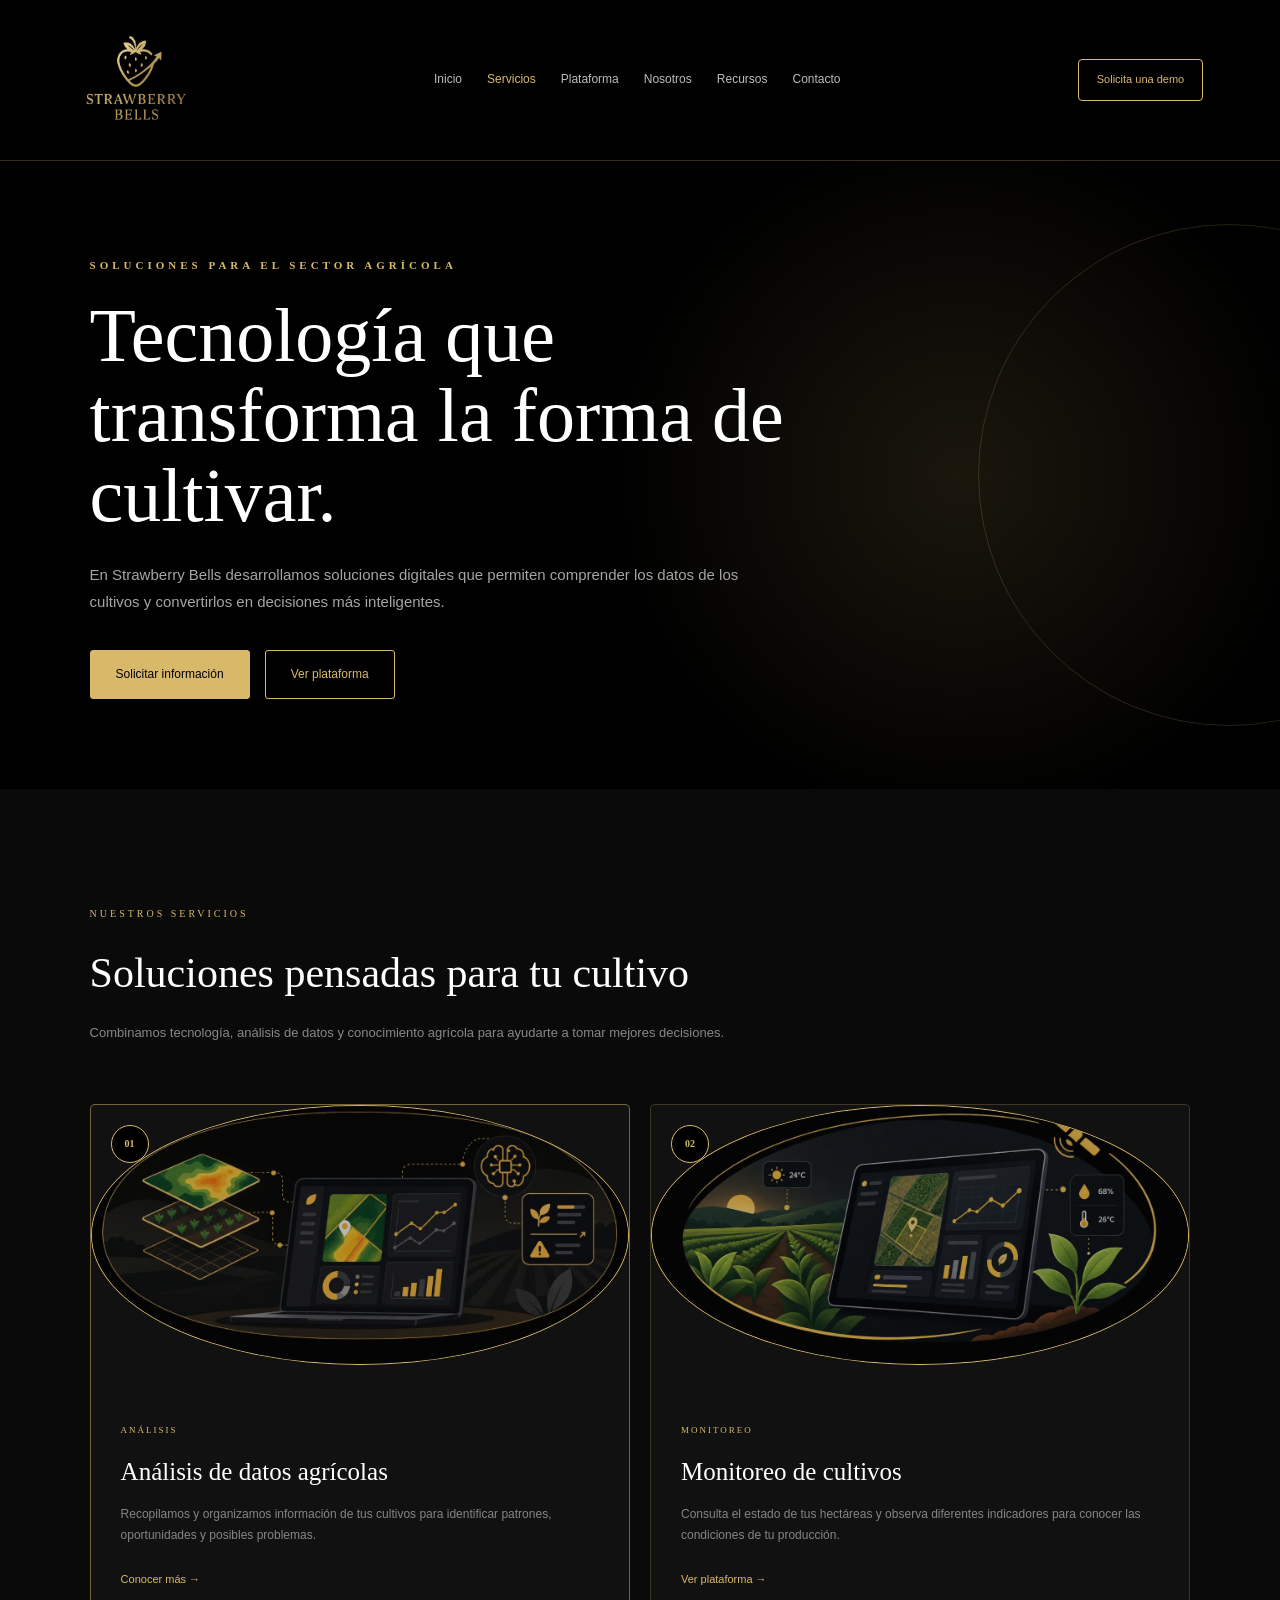
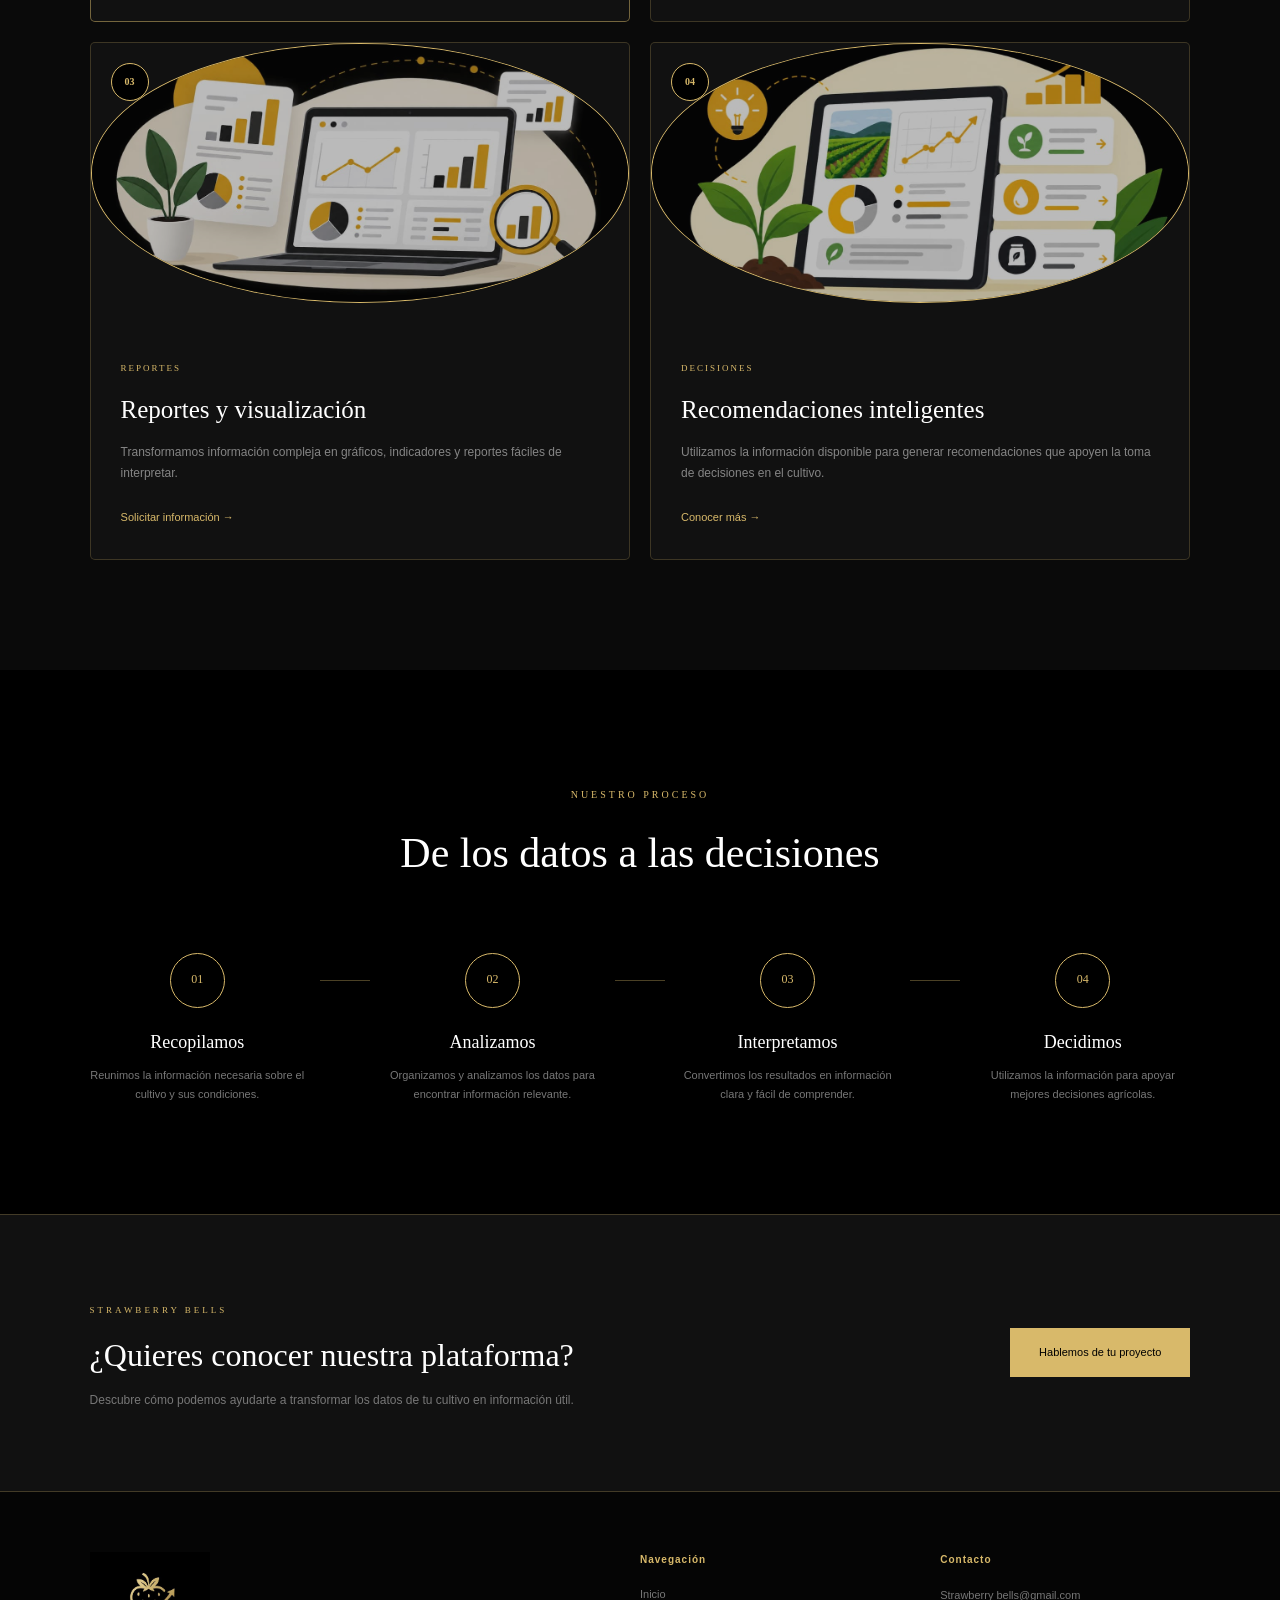
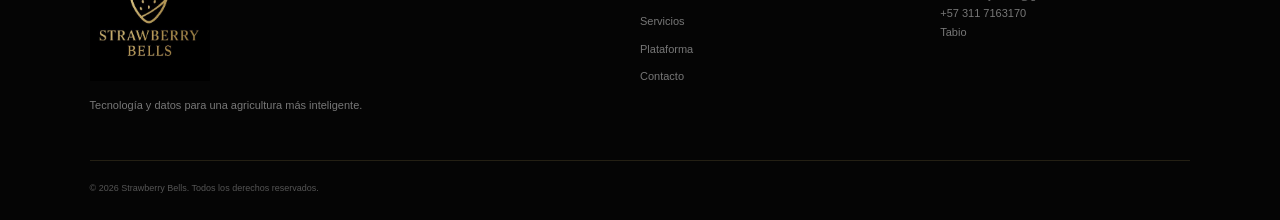
<file: servicios.html>
<!DOCTYPE html>
<html lang="es">

<head>

    <meta charset="UTF-8">

    <meta name="viewport" content="width=device-width, initial-scale=1.0">

    <title>Servicios | Strawberry Bells</title>

    <link rel="stylesheet" href="diseño.css">

</head>


<body class="pagina-servicios">


    <!-- ==================================================
         BARRA DE NAVEGACIÓN
    =================================================== -->

    <header class="navbar-servicios">


        <div class="logo-servicios">

            <a href="Strawberry bells.html">

                <img
                    src="img/logo.png"
                    alt="Strawberry Bells"
                >

            </a>

        </div>


        <nav class="menu-servicios">

            <a href="Strawberry bells.html">
                Inicio
            </a>

            <a
                href="servicios.html"
                class="menu-activo"
            >
                Servicios
            </a>

            <a href="plataforma.html">
                Plataforma
            </a>

            <a href="nosotros.html">
                Nosotros
            </a>

            <a href="recursos.html">
                Recursos
            </a>

            <a href="contacto.html">
                Contacto
            </a>

        </nav>


        <a
            href="contacto.html"
            class="boton-demo-servicios"
        >
            Solicita una demo
        </a>


    </header>



    <!-- ==================================================
         HERO DE SERVICIOS
    =================================================== -->

    <main>


        <section class="servicios-hero">


            <div class="servicios-hero-contenido">

                <span>
                    SOLUCIONES PARA EL SECTOR AGRÍCOLA
                </span>

                <h1>
                    Tecnología que transforma
                    la forma de cultivar.
                </h1>

                <p>
                    En Strawberry Bells desarrollamos soluciones
                    digitales que permiten comprender los datos
                    de los cultivos y convertirlos en decisiones
                    más inteligentes.
                </p>


                <div class="servicios-hero-botones">

                    <a
                        href="contacto.html"
                        class="boton-servicios-principal"
                    >
                        Solicitar información
                    </a>

                    <a
                        href="plataforma.html"
                        class="boton-servicios-secundario"
                    >
                        Ver plataforma
                    </a>

                </div>

            </div>


        </section>



        <!-- ==================================================
             SERVICIOS PRINCIPALES
        =================================================== -->

        <section class="servicios-principales">


            <div class="titulo-seccion-servicios">

                <span>
                    NUESTROS SERVICIOS
                </span>

                <h2>
                    Soluciones pensadas para tu cultivo
                </h2>

                <p>
                    Combinamos tecnología, análisis de datos
                    y conocimiento agrícola para ayudarte a
                    tomar mejores decisiones.
                </p>

            </div>



            <div class="servicios-grid">


                <!-- SERVICIO 1 -->

                <article class="servicio-card servicio-destacado">

                    <div class="servicio-numero">
                        01
                    </div>

                    <div class="servicio-imagen">

                        <img
                            src="img/servicio-datos.jpg"
                            alt="Análisis de datos agrícolas"
                        >

                    </div>

                    <div class="servicio-contenido">

                        <span>
                            ANÁLISIS
                        </span>

                        <h3>
                            Análisis de datos agrícolas
                        </h3>

                        <p>
                            Recopilamos y organizamos información
                            de tus cultivos para identificar patrones,
                            oportunidades y posibles problemas.
                        </p>

                        <a href="contacto.html">
                            Conocer más →
                        </a>

                    </div>

                </article>



                <!-- SERVICIO 2 -->

                <article class="servicio-card">

                    <div class="servicio-numero">
                        02
                    </div>

                    <div class="servicio-imagen">

                        <img
                            src="img/monitoreo.jpg"
                            alt="Monitoreo de cultivos"
                        >

                    </div>

                    <div class="servicio-contenido">

                        <span>
                            MONITOREO
                        </span>

                        <h3>
                            Monitoreo de cultivos
                        </h3>

                        <p>
                            Consulta el estado de tus hectáreas
                            y observa diferentes indicadores para
                            conocer las condiciones de tu producción.
                        </p>

                        <a href="plataforma.html">
                            Ver plataforma →
                        </a>

                    </div>

                </article>



                <!-- SERVICIO 3 -->

                <article class="servicio-card">

                    <div class="servicio-numero">
                        03
                    </div>

                    <div class="servicio-imagen">

                        <img
                            src="img/reportes.jpg"
                            alt="Reportes agrícolas"
                        >

                    </div>

                    <div class="servicio-contenido">

                        <span>
                            REPORTES
                        </span>

                        <h3>
                            Reportes y visualización
                        </h3>

                        <p>
                            Transformamos información compleja
                            en gráficos, indicadores y reportes
                            fáciles de interpretar.
                        </p>

                        <a href="contacto.html">
                            Solicitar información →
                        </a>

                    </div>

                </article>



                <!-- SERVICIO 4 -->

                <article class="servicio-card">

                    <div class="servicio-numero">
                        04
                    </div>

                    <div class="servicio-imagen">

                        <img
                            src="img/recomendaciones.jpg"
                            alt="Recomendaciones agrícolas"
                        >

                    </div>

                    <div class="servicio-contenido">

                        <span>
                            DECISIONES
                        </span>

                        <h3>
                            Recomendaciones inteligentes
                        </h3>

                        <p>
                            Utilizamos la información disponible
                            para generar recomendaciones que apoyen
                            la toma de decisiones en el cultivo.
                        </p>

                        <a href="contacto.html">
                            Conocer más →
                        </a>

                    </div>

                </article>


            </div>


        </section>



        <!-- ==================================================
             PROCESO
        =================================================== -->

        <section class="servicios-proceso">


            <div class="proceso-titulo">

                <span>
                    NUESTRO PROCESO
                </span>

                <h2>
                    De los datos a las decisiones
                </h2>

            </div>


            <div class="proceso-grid">


                <div class="proceso-item">

                    <div class="proceso-numero">
                        01
                    </div>

                    <h3>
                        Recopilamos
                    </h3>

                    <p>
                        Reunimos la información necesaria
                        sobre el cultivo y sus condiciones.
                    </p>

                </div>


                <div class="proceso-linea"></div>


                <div class="proceso-item">

                    <div class="proceso-numero">
                        02
                    </div>

                    <h3>
                        Analizamos
                    </h3>

                    <p>
                        Organizamos y analizamos los datos
                        para encontrar información relevante.
                    </p>

                </div>


                <div class="proceso-linea"></div>


                <div class="proceso-item">

                    <div class="proceso-numero">
                        03
                    </div>

                    <h3>
                        Interpretamos
                    </h3>

                    <p>
                        Convertimos los resultados en información
                        clara y fácil de comprender.
                    </p>

                </div>


                <div class="proceso-linea"></div>


                <div class="proceso-item">

                    <div class="proceso-numero">
                        04
                    </div>

                    <h3>
                        Decidimos
                    </h3>

                    <p>
                        Utilizamos la información para apoyar
                        mejores decisiones agrícolas.
                    </p>

                </div>


            </div>


        </section>



        <!-- ==================================================
             LLAMADO A LA ACCIÓN
        =================================================== -->

        <section class="servicios-final">


            <div>

                <span>
                    STRAWBERRY BELLS
                </span>

                <h2>
                    ¿Quieres conocer nuestra plataforma?
                </h2>

                <p>
                    Descubre cómo podemos ayudarte a transformar
                    los datos de tu cultivo en información útil.
                </p>

            </div>


            <a
                href="contacto.html"
                class="boton-servicios-final"
            >
                Hablemos de tu proyecto
            </a>


        </section>


    </main>



    <!-- ==================================================
         FOOTER
    =================================================== -->

    <footer class="footer-servicios">


        <div class="footer-servicios-contenido">


            <div>

                <img
                    src="img/logo.png"
                    alt="Strawberry Bells"
                >

                <p>
                    Tecnología y datos para una agricultura
                    más inteligente.
                </p>

            </div>


            <div>

                <h4>
                    Navegación
                </h4>

                <a href="Strawberry bells.html">
                    Inicio
                </a>

                <a href="servicios.html">
                    Servicios
                </a>

                <a href="plataforma.html">
                    Plataforma
                </a>

                <a href="contacto.html">
                    Contacto
                </a>

            </div>


            <div>

                <h4>
                    Contacto
                </h4>

                <p>
                    Strawberry bells@gmail.com
                </p>

                <p>
                    +57 311 7163170
                </p>

                <p>
                    Tabio
                </p>

            </div>


        </div>


        <div class="footer-servicios-copy">

            © 2026 Strawberry Bells. Todos los derechos reservados.

        </div>


    </footer>


</body>

</html>
</file>
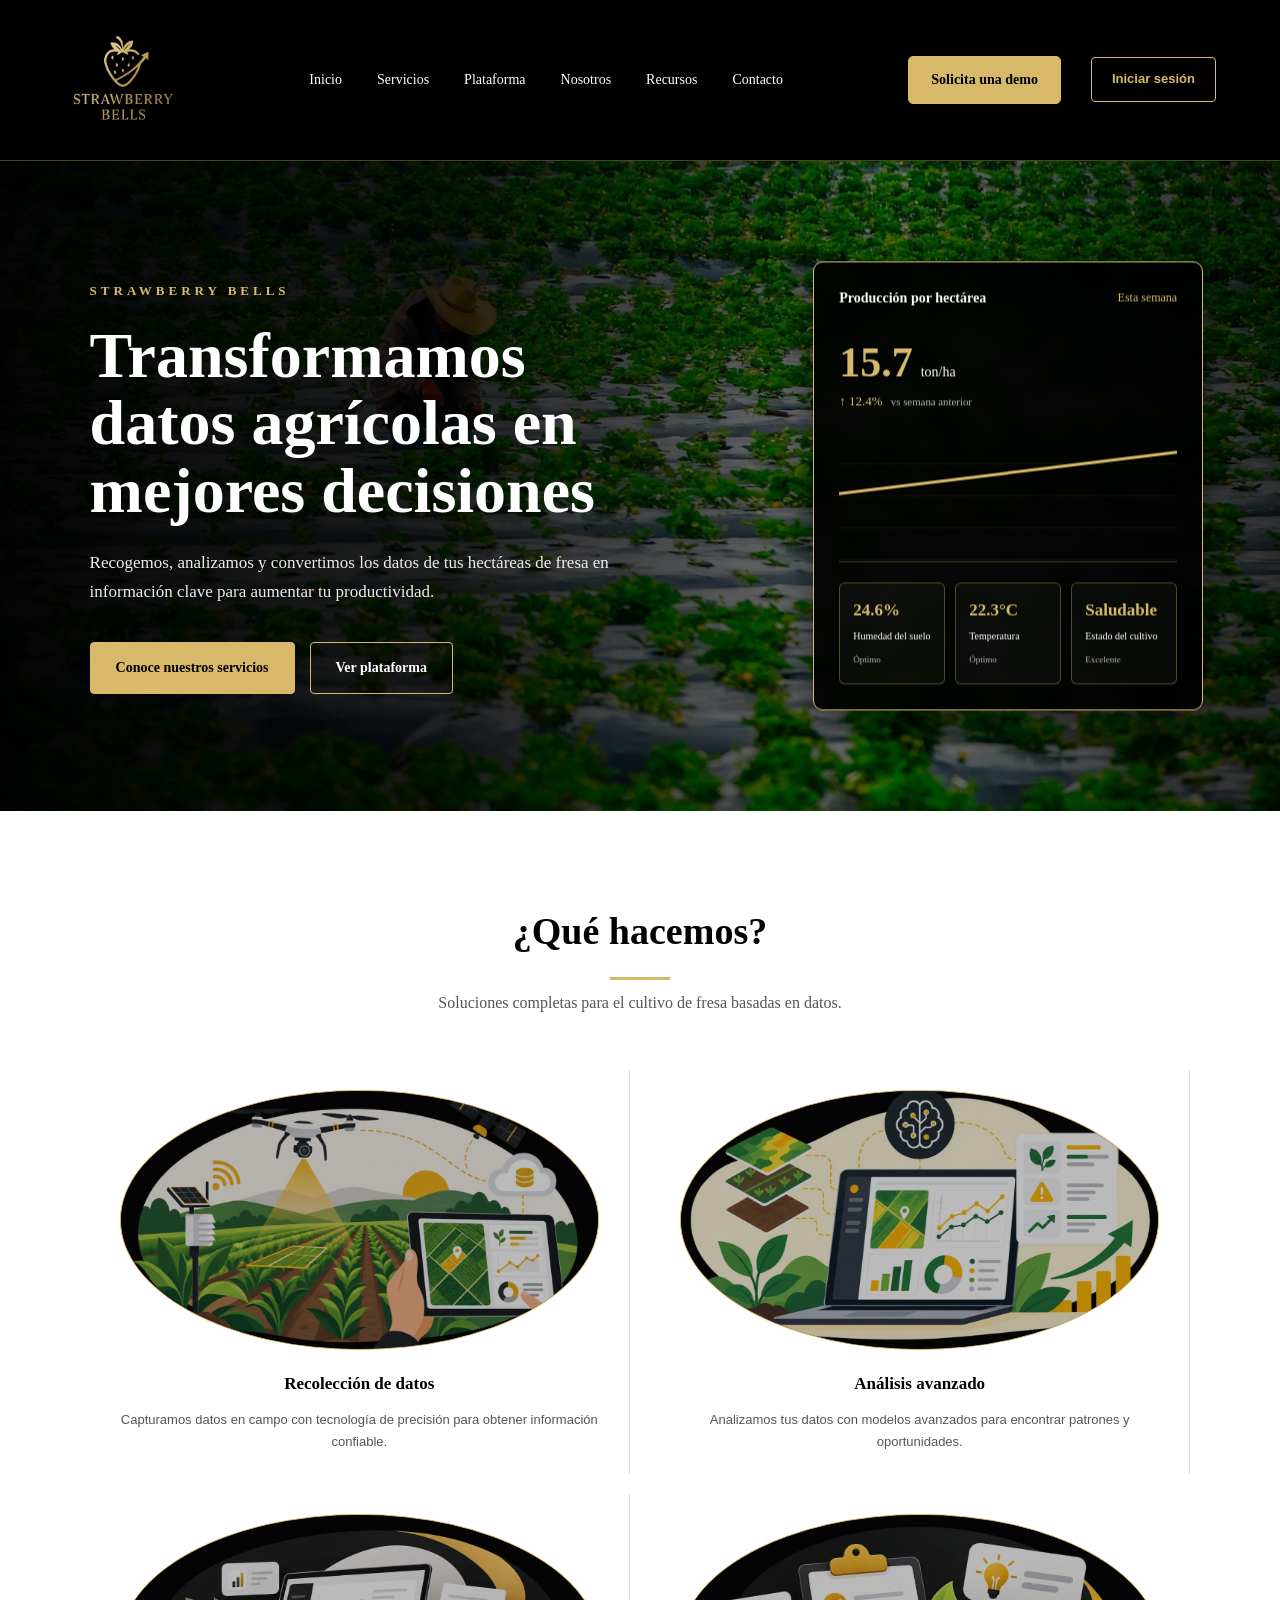
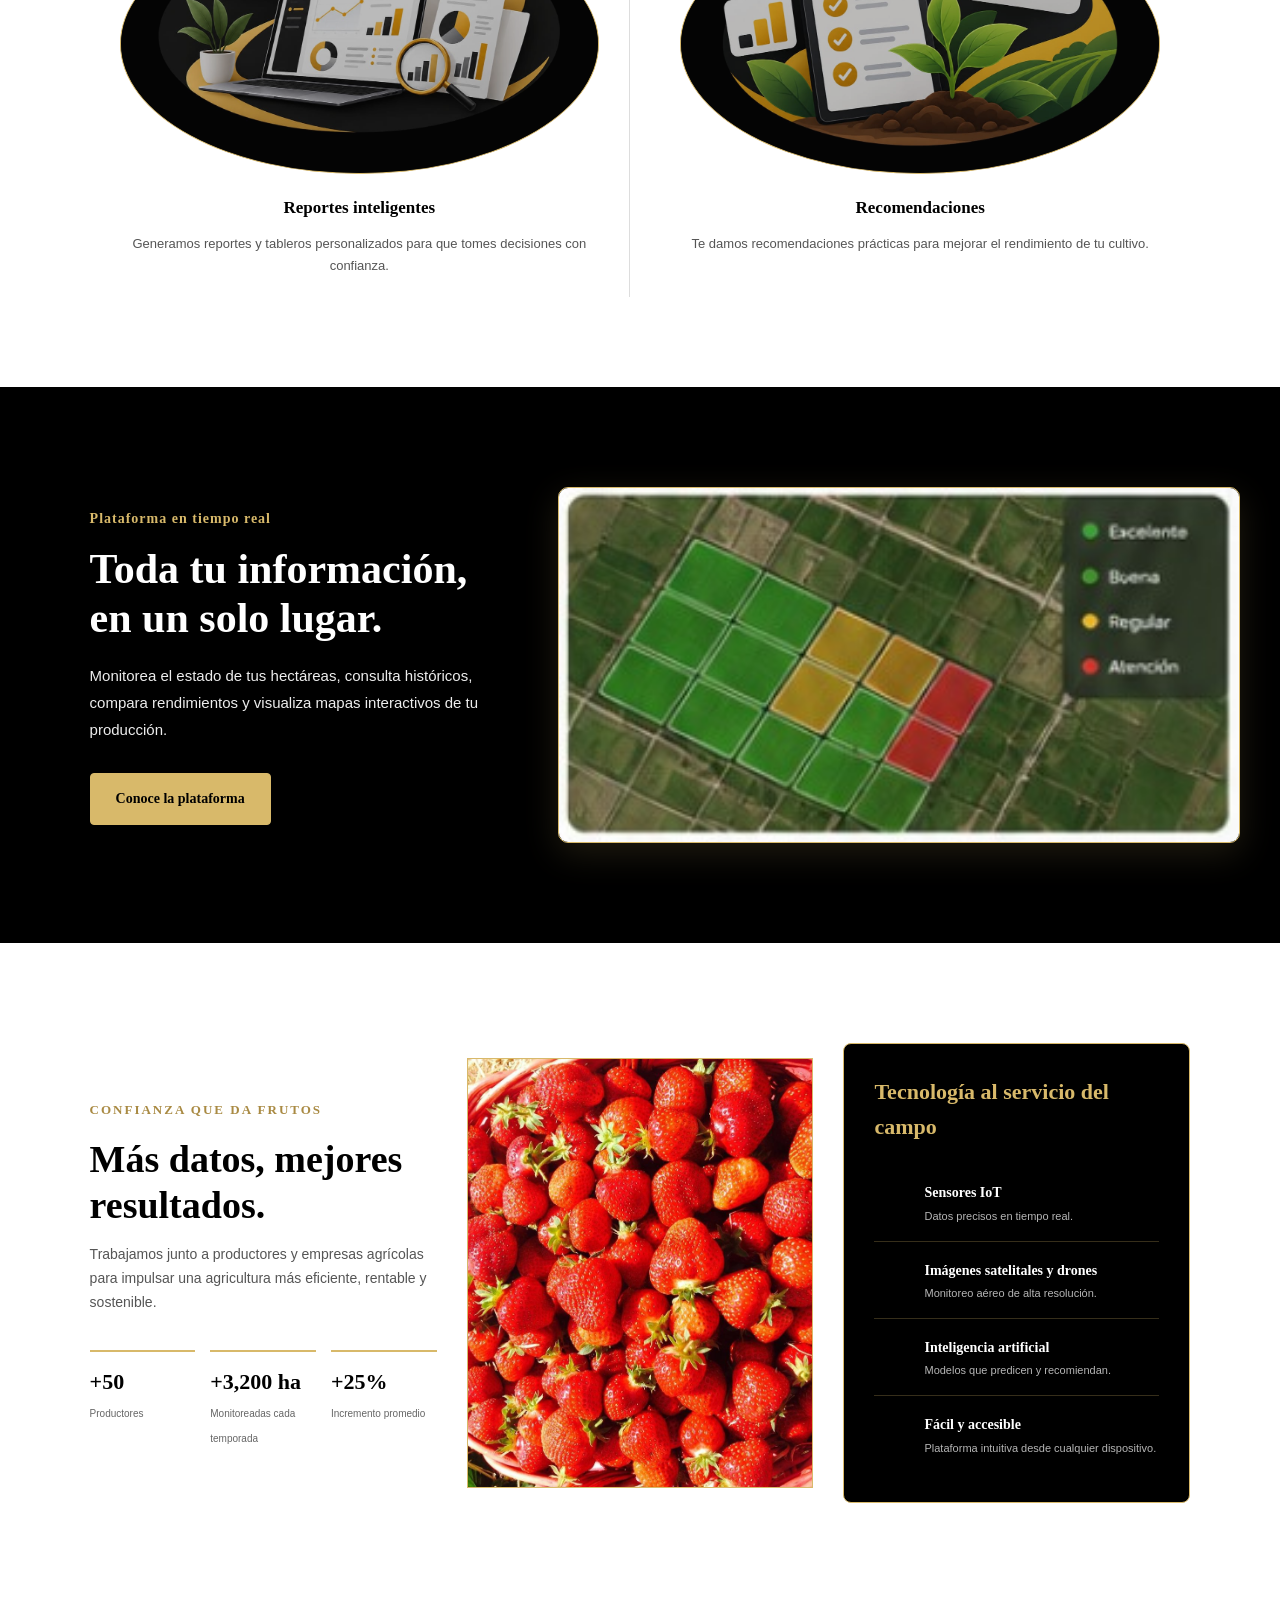
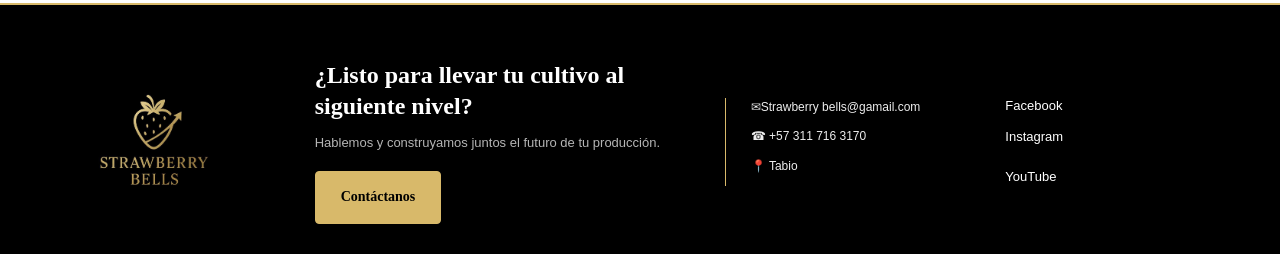
<file: Strawberry bells.html>
<!DOCTYPE html>
<html lang="es">

<head>

    <meta charset="UTF-8">

    <meta name="viewport" content="width=device-width, initial-scale=1.0">

    <title>Strawberry Bells</title>

    <link rel="stylesheet" href="diseño.css">

</head>


<body>


    <!-- ==================================================
         BARRA DE NAVEGACIÓN
    =================================================== -->

    <header class="navbar">

        <!-- LOGO -->

        <div class="logo">

            <a href="Strawberry bells.html">

                <img src="img/logo.png" alt="Strawberry Bells">

            </a>

        </div>


        <!-- MENÚ -->

       <nav class="menu">

    <a href="Strawberry bells.html">
        Inicio
    </a>

    <a href="servicios.html">
        Servicios
    </a>

    <a href="plataforma.html">
        Plataforma
    </a>

    <a href="nosotros.html">
        Nosotros
    </a>

    <a href="recursos.html">
        Recursos
    </a>

    <a href="contacto.html">
        Contacto
    </a>

</nav>


        <!-- BOTÓN DEMO -->

        <a href="contacto.html" class="boton-demo">
            Solicita una demo
        </a>

        <a href="iniciar-sesion.html" class="boton-login-nav">
    Iniciar sesión
</a>

    </header>



    <!-- ==================================================
         SECCIÓN PRINCIPAL
    =================================================== -->

    <main>


        <section class="hero">


            <!-- TEXTO PRINCIPAL -->

            <div class="hero-texto">

                <span class="etiqueta">
                    STRAWBERRY BELLS
                </span>


                <h1>
                    Transformamos<br>
                    datos agrícolas en<br>
                    mejores decisiones
                </h1>


                <p>
                    Recogemos, analizamos y convertimos los datos
                    de tus hectáreas de fresa en información clave
                    para aumentar tu productividad.
                </p>


                <div class="hero-botones">

                    <a href="servicios.html" class="boton-principal">
                        Conoce nuestros servicios
                    </a>


                    <a href="plataforma.html" class="boton-secundario">
                        Ver plataforma
                    </a>

                </div>

            </div>



            <!-- IMAGEN DEL CULTIVO -->

            <div class="hero-imagen">

                <img src="img/cultivo-fresas.jpg"
                     alt="Cultivo de fresas">

            </div>



            <!-- TARJETA DE PRODUCCIÓN -->

            <div class="tarjeta-produccion">


                <div class="tarjeta-superior">

                    <strong>
                        Producción por hectárea
                    </strong>

                    <span>
                        Esta semana
                    </span>

                </div>


                <div class="produccion-dato">

                    <strong>
                        15.7
                    </strong>

                    <span>
                        ton/ha
                    </span>

                </div>


                <div class="produccion-crecimiento">

                    ↑ 12.4%

                    <small>
                        vs semana anterior
                    </small>

                </div>


                <!-- GRÁFICA -->

                <div class="grafica">

                    <div class="grafica-linea"></div>

                </div>


                <!-- DATOS INFERIORES -->

                <div class="datos-produccion">


                    <div class="dato">

                        <strong>
                            24.6%
                        </strong>

                        <span>
                            Humedad del suelo
                        </span>

                        <small>
                            Óptimo
                        </small>

                    </div>


                    <div class="dato">

                        <strong>
                            22.3°C
                        </strong>

                        <span>
                            Temperatura
                        </span>

                        <small>
                            Óptimo
                        </small>

                    </div>


                    <div class="dato">

                        <strong>
                            Saludable
                        </strong>

                        <span>
                            Estado del cultivo
                        </span>

                        <small>
                            Excelente
                        </small>

                    </div>


                </div>


            </div>


        </section>



        <!-- ==================================================
             ¿QUÉ HACEMOS?
        =================================================== -->

        <section class="que-hacemos">


            <div class="titulo-seccion">

                <h2>
                    ¿Qué hacemos?
                </h2>

                <p>
                    Soluciones completas para el cultivo de fresa
                    basadas en datos.
                </p>

            </div>



            <div class="servicios-grid">


                <!-- SERVICIO 1 -->

                <article class="servicio">

                    <div class="servicio-imagen">

                        <img src="img/icono-datos.png"
                             alt="Recolección de datos">

                    </div>


                    <h3>
                        Recolección de datos
                    </h3>


                    <p>
                        Capturamos datos en campo con tecnología
                        de precisión para obtener información
                        confiable.
                    </p>

                </article>



                <!-- SERVICIO 2 -->

                <article class="servicio">

                    <div class="servicio-imagen">

                        <img src="img/icono-analisis.png"
                             alt="Análisis avanzado">

                    </div>


                    <h3>
                        Análisis avanzado
                    </h3>


                    <p>
                        Analizamos tus datos con modelos avanzados
                        para encontrar patrones y oportunidades.
                    </p>

                </article>



                <!-- SERVICIO 3 -->

                <article class="servicio">

                    <div class="servicio-imagen">

                        <img src="img/icono-reportes.png"
                             alt="Reportes inteligentes">

                    </div>


                    <h3>
                        Reportes inteligentes
                    </h3>


                    <p>
                        Generamos reportes y tableros personalizados
                        para que tomes decisiones con confianza.
                    </p>

                </article>



                <!-- SERVICIO 4 -->

                <article class="servicio">

                    <div class="servicio-imagen">

                        <img src="img/icono-recomendaciones.png"
                             alt="Recomendaciones">

                    </div>


                    <h3>
                        Recomendaciones
                    </h3>


                    <p>
                        Te damos recomendaciones prácticas para
                        mejorar el rendimiento de tu cultivo.
                    </p>

                </article>


            </div>


        </section>



        <!-- ==================================================
             PLATAFORMA
        =================================================== -->

        <section class="plataforma">


            <div class="plataforma-texto">


                <span>
                    Plataforma en tiempo real
                </span>


                <h2>
                    Toda tu información,
                    en un solo lugar.
                </h2>


                <p>
                    Monitorea el estado de tus hectáreas,
                    consulta históricos, compara rendimientos
                    y visualiza mapas interactivos de tu producción.
                </p>


                <a href="plataforma.html" class="boton-principal">
                    Conoce la plataforma
                </a>


            </div>



            <!-- IMAGEN DE LA PLATAFORMA -->

            <div class="plataforma-imagen">

                <img src="img/plataforma.jpg"
                     alt="Plataforma Strawberry Bells">

            </div>


        </section>



        <!-- ==================================================
             RESULTADOS
        =================================================== -->

        <section class="resultados">


            <!-- TEXTO -->

            <div class="resultados-texto">


                <span>
                    CONFIANZA QUE DA FRUTOS
                </span>


                <h2>
                    Más datos, mejores resultados.
                </h2>


                <p>
                    Trabajamos junto a productores y empresas
                    agrícolas para impulsar una agricultura más
                    eficiente, rentable y sostenible.
                </p>



                <!-- ESTADÍSTICAS -->

                <div class="estadisticas">


                    <div>

                        <strong>
                            +50
                        </strong>

                        <span>
                            Productores
                        </span>

                    </div>


                    <div>

                        <strong>
                            +3,200 ha
                        </strong>

                        <span>
                            Monitoreadas cada temporada
                        </span>

                    </div>


                    <div>

                        <strong>
                            +25%
                        </strong>

                        <span>
                            Incremento promedio
                        </span>

                    </div>


                </div>


            </div>



            <!-- IMAGEN -->

            <div class="resultados-imagen">

                <img src="img/fresas-canasta.jpg"
                     alt="Fresas">

            </div>



            <!-- TECNOLOGÍA -->

            <div class="tecnologia">


                <h2>
                    Tecnología al servicio del campo
                </h2>


                <div class="tecnologia-item">

                    <img src="img/sensores.png"
                         alt="Sensores IoT">

                    <div>

                        <strong>
                            Sensores IoT
                        </strong>

                        <p>
                            Datos precisos en tiempo real.
                        </p>

                    </div>

                </div>



                <div class="tecnologia-item">

                    <img src="img/drones.png"
                         alt="Drones">

                    <div>

                        <strong>
                            Imágenes satelitales y drones
                        </strong>

                        <p>
                            Monitoreo aéreo de alta resolución.
                        </p>

                    </div>

                </div>



                <div class="tecnologia-item">

                    <img src="img/inteligencia-artificial.png"
                         alt="Inteligencia artificial">

                    <div>

                        <strong>
                            Inteligencia artificial
                        </strong>

                        <p>
                            Modelos que predicen y recomiendan.
                        </p>

                    </div>

                </div>



                <div class="tecnologia-item">

                    <img src="img/computador.png"
                         alt="Plataforma">

                    <div>

                        <strong>
                            Fácil y accesible
                        </strong>

                        <p>
                            Plataforma intuitiva desde cualquier dispositivo.
                        </p>

                    </div>

                </div>


            </div>


        </section>


    </main>



    <!-- ==================================================
         FOOTER
    =================================================== -->

    <footer class="footer">


        <div class="footer-contenido">


            <!-- LOGO -->

            <div class="footer-logo">

                <img src="img/logo.png"
                     alt="Strawberry Bells">

            </div>



            <!-- MENSAJE -->

            <div class="footer-mensaje">

                <h2>
                    ¿Listo para llevar tu cultivo
                    al siguiente nivel?
                </h2>


                <p>
                    Hablemos y construyamos juntos
                    el futuro de tu producción.
                </p>


                <a href="contacto.html" class="boton-principal">
                    Contáctanos
                </a>

            </div>



            <!-- INFORMACIÓN -->

            <div class="footer-contacto">

                <p>
                    ✉Strawberry bells@gamail.com
                </p>


                <p>
                    ☎ +57 311 716 3170
                </p>


                <p>
                    📍 Tabio
                </p>

            </div>



            <!-- REDES -->

            <div class="footer-redes">

                <a href="#">
                    Facebook
                </a>


                <a href="#">
                    Instagram
                </a>


                <a href="#">
                    
                </a>


                <a href="#">
                    YouTube
                </a>

            </div>


        </div>


    </footer>


</body>

</html>
</file>
<file: diseño.css>
/* =========================================================
   STRAWBERRY BELLS
   DISEÑO PRINCIPAL
   Colores: Negro - Dorado - Blanco
========================================================= */


/* =========================================================
   COLORES PRINCIPALES
========================================================= */

:root {

    --negro: #000000;

    --negro-suave: #0a0a0a;

    --negro-card: #111111;

    --dorado: #D8B96A;

    --dorado-claro: #E6CF91;

    --dorado-oscuro: #A98A43;

    --blanco: #FFFFFF;

    --blanco-suave: #EDEDED;

    --gris: #B5B5B5;

}


/* =========================================================
   CONFIGURACIÓN GENERAL
========================================================= */

* {
    margin: 0;
    padding: 0;
    box-sizing: border-box;
}


html {
    scroll-behavior: smooth;
}


body {

    font-family: Georgia, "Times New Roman", serif;

    background-color: var(--negro);

    color: var(--blanco);

    line-height: 1.6;

}


a {

    text-decoration: none;

    color: inherit;

}


img {

    max-width: 100%;

    display: block;

}


button,
a {

    transition: all 0.3s ease;

}


/* =========================================================
   BARRA DE NAVEGACIÓN
========================================================= */

.navbar {

    width: 100%;

    min-height: 90px;

    padding: 15px 5%;

    display: flex;

    align-items: center;

    justify-content: space-between;

    gap: 30px;

    background-color: var(--negro);

    border-bottom: 1px solid rgba(216, 185, 106, 0.35);

    position: relative;

    z-index: 100;

}


/* LOGO */

.logo {

    width: 120px;

    flex-shrink: 0;

}


.logo img {

    width: 100%;

    height: auto;

}


/* =========================================================
   MENÚ
========================================================= */

.menu {

    display: flex;

    align-items: center;

    justify-content: center;

    gap: 35px;

    flex: 1;

}


.menu a {

    color: var(--blanco);

    font-size: 14px;

    position: relative;

    padding: 8px 0;

}


.menu a::after {

    content: "";

    position: absolute;

    width: 0;

    height: 2px;

    left: 0;

    bottom: 0;

    background-color: var(--dorado);

    transition: width 0.3s ease;

}


.menu a:hover {

    color: var(--dorado);

}


.menu a:hover::after {

    width: 100%;

}


/* ENLACE ACTIVO */

.menu a.activo {

    color: var(--dorado);

}


.menu a.activo::after {

    width: 100%;

}


/* =========================================================
   BOTÓN DEMO
========================================================= */

.boton-demo {

    padding: 12px 22px;

    background-color: var(--dorado);

    color: var(--negro);

    border: 1px solid var(--dorado);

    border-radius: 5px;

    font-size: 14px;

    font-weight: bold;

    white-space: nowrap;

}


.boton-demo:hover {

    background-color: var(--negro);

    color: var(--dorado);

}


/* =========================================================
   HERO
========================================================= */

.hero {

    min-height: 650px;

    position: relative;

    overflow: hidden;

    display: flex;

    align-items: center;

    background-color: var(--negro);

}


/* IMAGEN DE FONDO */

.hero-imagen {

    position: absolute;

    inset: 0;

    z-index: 1;

}


.hero-imagen img {

    width: 100%;

    height: 100%;

    object-fit: cover;

}


/* OSCURECER IMAGEN */

.hero::after {

    content: "";

    position: absolute;

    inset: 0;

    background:
        linear-gradient(
            90deg,
            rgba(0, 0, 0, 0.98) 0%,
            rgba(0, 0, 0, 0.85) 35%,
            rgba(0, 0, 0, 0.45) 70%,
            rgba(0, 0, 0, 0.75) 100%
        );

    z-index: 2;

}


/* TEXTO HERO */

.hero-texto {

    position: relative;

    z-index: 4;

    width: 55%;

    max-width: 700px;

    padding: 90px 0 90px 7%;

}


.etiqueta {

    display: inline-block;

    color: var(--dorado);

    font-size: 13px;

    letter-spacing: 4px;

    margin-bottom: 20px;

    font-weight: bold;

}


.hero-texto h1 {

    font-size: clamp(42px, 5vw, 70px);

    line-height: 1.05;

    color: var(--blanco);

    margin-bottom: 25px;

    font-weight: 700;

}


.hero-texto p {

    max-width: 560px;

    color: var(--blanco-suave);

    font-size: 17px;

    line-height: 1.7;

    margin-bottom: 35px;

}


/* =========================================================
   BOTONES HERO
========================================================= */

.hero-botones {

    display: flex;

    gap: 15px;

    flex-wrap: wrap;

}


.boton-principal {

    display: inline-block;

    padding: 14px 25px;

    background-color: var(--dorado);

    color: var(--negro);

    border: 1px solid var(--dorado);

    border-radius: 4px;

    font-weight: bold;

    font-size: 14px;

}


.boton-principal:hover {

    background-color: var(--dorado-claro);

    transform: translateY(-2px);

}


.boton-secundario {

    display: inline-block;

    padding: 14px 25px;

    background-color: transparent;

    color: var(--blanco);

    border: 1px solid var(--dorado);

    border-radius: 4px;

    font-weight: bold;

    font-size: 14px;

}


.boton-secundario:hover {

    background-color: var(--dorado);

    color: var(--negro);

}


/* =========================================================
   TARJETA DE PRODUCCIÓN
========================================================= */

.tarjeta-produccion {

    position: absolute;

    z-index: 5;

    right: 6%;

    top: 50%;

    transform: translateY(-50%);

    width: 390px;

    padding: 25px;

    background-color: rgba(0, 0, 0, 0.92);

    border: 1px solid var(--dorado);

    border-radius: 10px;

    box-shadow:
        0 15px 40px rgba(0, 0, 0, 0.6);

    backdrop-filter: blur(10px);

}


.tarjeta-superior {

    display: flex;

    justify-content: space-between;

    align-items: center;

    margin-bottom: 20px;

}


.tarjeta-superior strong {

    color: var(--blanco);

    font-size: 14px;

}


.tarjeta-superior span {

    color: var(--dorado);

    font-size: 12px;

}


/* NÚMERO */

.produccion-dato {

    display: flex;

    align-items: baseline;

    gap: 8px;

}


.produccion-dato strong {

    color: var(--dorado);

    font-size: 42px;

}


.produccion-dato span {

    color: var(--blanco);

    font-size: 14px;

}


/* CRECIMIENTO */

.produccion-crecimiento {

    color: var(--dorado);

    font-size: 13px;

    margin-top: -5px;

}


.produccion-crecimiento small {

    color: var(--gris);

    margin-left: 5px;

}


/* =========================================================
   GRÁFICA
========================================================= */

.grafica {

    height: 130px;

    margin: 20px 0;

    position: relative;

    border-bottom: 1px solid rgba(216, 185, 106, 0.3);

    background:
        repeating-linear-gradient(
            to bottom,
            transparent 0,
            transparent 31px,
            rgba(216, 185, 106, 0.12) 32px
        );

}


.grafica-linea {

    position: absolute;

    left: 0;

    bottom: 20px;

    width: 100%;

    height: 70px;

    border-top: 3px solid var(--dorado);

    transform: skewY(-7deg);

}


/* =========================================================
   DATOS PRODUCCIÓN
========================================================= */

.datos-produccion {

    display: grid;

    grid-template-columns: repeat(3, 1fr);

    gap: 10px;

}


.dato {

    padding: 13px;

    border: 1px solid rgba(216, 185, 106, 0.35);

    border-radius: 6px;

    background-color: rgba(255, 255, 255, 0.03);

}


.dato strong {

    display: block;

    color: var(--dorado);

    font-size: 17px;

    margin-bottom: 5px;

}


.dato span {

    display: block;

    color: var(--blanco);

    font-size: 10px;

}


.dato small {

    color: var(--gris);

    font-size: 9px;

}


/* =========================================================
   SECCIÓN ¿QUÉ HACEMOS?
========================================================= */

.que-hacemos {

    padding: 90px 7%;

    background-color: var(--blanco);

    color: var(--negro);

}


.titulo-seccion {

    text-align: center;

    margin-bottom: 55px;

}


.titulo-seccion h2 {

    color: var(--negro);

    font-size: 38px;

    margin-bottom: 10px;

}


.titulo-seccion h2::after {

    content: "";

    display: block;

    width: 60px;

    height: 3px;

    background-color: var(--dorado);

    margin: 15px auto 0;

}


.titulo-seccion p {

    color: #555555;

    font-size: 16px;

}


/* =========================================================
   SERVICIOS
========================================================= */

.servicios-grid {

    max-width: 1200px;

    margin: 0 auto;

    display: grid;

    grid-template-columns: repeat(4, 1fr);

}


.servicio {

    text-align: center;

    padding: 20px 30px;

    border-right: 1px solid #dddddd;

}


.servicio:last-child {

    border-right: none;

}


.servicio-imagen {

    width: 65px;

    height: 65px;

    margin: 0 auto 20px;

    border: 1px solid var(--dorado);

    border-radius: 50%;

    display: flex;

    align-items: center;

    justify-content: center;

    overflow: hidden;

}


.servicio-imagen img {

    width: 38px;

    height: 38px;

    object-fit: contain;

}


.servicio h3 {

    color: var(--negro);

    font-size: 17px;

    margin-bottom: 12px;

}


.servicio p {

    color: #555555;

    font-family: Arial, sans-serif;

    font-size: 13px;

    line-height: 1.7;

}


/* =========================================================
   PLATAFORMA
========================================================= */

.plataforma {

    padding: 100px 7%;

    background-color: var(--negro);

    display: grid;

    grid-template-columns: 38% 62%;

    align-items: center;

    gap: 50px;

}


.plataforma-texto > span {

    color: var(--dorado);

    font-size: 14px;

    font-weight: bold;

    letter-spacing: 1px;

}


.plataforma-texto h2 {

    color: var(--blanco);

    font-size: 42px;

    line-height: 1.15;

    margin: 15px 0 20px;

}


.plataforma-texto p {

    color: var(--blanco-suave);

    font-family: Arial, sans-serif;

    font-size: 15px;

    line-height: 1.8;

    margin-bottom: 30px;

}


.plataforma-imagen {

    border: 1px solid var(--dorado);

    border-radius: 10px;

    overflow: hidden;

    box-shadow:
        0 10px 35px rgba(216, 185, 106, 0.15);

}


.plataforma-imagen img {

    width: 100%;

}


/* =========================================================
   RESULTADOS
========================================================= */

.resultados {

    padding: 100px 7%;

    background-color: var(--blanco);

    color: var(--negro);

    display: grid;

    grid-template-columns: 1fr 1fr 1fr;

    gap: 30px;

    align-items: center;

}


.resultados-texto > span {

    color: var(--dorado-oscuro);

    font-size: 13px;

    font-weight: bold;

    letter-spacing: 2px;

}


.resultados-texto h2 {

    font-size: 38px;

    line-height: 1.2;

    margin: 15px 0;

    color: var(--negro);

}


.resultados-texto > p {

    color: #555555;

    font-family: Arial, sans-serif;

    font-size: 14px;

    line-height: 1.7;

}


/* =========================================================
   ESTADÍSTICAS
========================================================= */

.estadisticas {

    display: grid;

    grid-template-columns: repeat(3, 1fr);

    gap: 15px;

    margin-top: 35px;

}


.estadisticas div {

    border-top: 2px solid var(--dorado);

    padding-top: 12px;

}


.estadisticas strong {

    display: block;

    color: var(--negro);

    font-size: 22px;

}


.estadisticas span {

    color: #666666;

    font-family: Arial, sans-serif;

    font-size: 10px;

}


/* =========================================================
   IMAGEN RESULTADOS
========================================================= */

.resultados-imagen {

    height: 430px;

    overflow: hidden;

    border: 1px solid var(--dorado);

}


.resultados-imagen img {

    width: 100%;

    height: 100%;

    object-fit: cover;

}


/* =========================================================
   TECNOLOGÍA
========================================================= */

.tecnologia {

    background-color: var(--negro);

    color: var(--blanco);

    padding: 30px;

    border: 1px solid var(--dorado);

    border-radius: 8px;

}


.tecnologia h2 {

    color: var(--dorado);

    font-size: 22px;

    margin-bottom: 20px;

}


.tecnologia-item {

    display: flex;

    gap: 15px;

    padding: 15px 0;

    border-bottom: 1px solid rgba(216, 185, 106, 0.25);

}


.tecnologia-item:last-child {

    border-bottom: none;

}


.tecnologia-item img {

    width: 35px;

    height: 35px;

    object-fit: contain;

}


.tecnologia-item strong {

    font-size: 14px;

    color: var(--blanco);

}


.tecnologia-item p {

    color: var(--gris);

    font-family: Arial, sans-serif;

    font-size: 11px;

    margin-top: 3px;

}


/* =========================================================
   FOOTER
========================================================= */

.footer {

    background-color: var(--negro);

    border-top: 2px solid var(--dorado);

    padding: 55px 7% 30px;

}


.footer-contenido {

    display: grid;

    grid-template-columns: 1fr 2fr 1.3fr 1fr;

    gap: 40px;

    align-items: center;

}


/* LOGO FOOTER */

.footer-logo {

    width: 130px;

}


.footer-logo img {

    width: 100%;

}


/* MENSAJE FOOTER */

.footer-mensaje h2 {

    color: var(--blanco);

    font-size: 24px;

    line-height: 1.3;

    margin-bottom: 10px;

}


.footer-mensaje p {

    color: var(--gris);

    font-family: Arial, sans-serif;

    font-size: 13px;

    margin-bottom: 18px;

}


/* CONTACTO */

.footer-contacto {

    border-left: 1px solid var(--dorado);

    padding-left: 25px;

}


.footer-contacto p {

    color: var(--blanco-suave);

    font-family: Arial, sans-serif;

    font-size: 12px;

    margin-bottom: 10px;

}


/* REDES */

.footer-redes {

    display: flex;

    flex-direction: column;

    gap: 10px;

}


.footer-redes a {

    color: var(--blanco);

    font-family: Arial, sans-serif;

    font-size: 13px;

}


.footer-redes a:hover {

    color: var(--dorado);

}


/* =========================================================
   RESPONSIVE - TABLETS
========================================================= */

@media (max-width: 1100px) {


    .navbar {

        padding: 15px 3%;

    }


    .menu {

        gap: 18px;

    }


    .menu a {

        font-size: 12px;

    }


    .hero-texto {

        width: 60%;

        padding-left: 5%;

    }


    .tarjeta-produccion {

        width: 340px;

        right: 3%;

    }


    .servicios-grid {

        grid-template-columns: repeat(2, 1fr);

    }


    .servicio {

        border-bottom: 1px solid #dddddd;

    }


    .servicio:nth-child(2) {

        border-right: none;

    }


    .plataforma {

        grid-template-columns: 1fr;

    }


    .resultados {

        grid-template-columns: 1fr 1fr;

    }


    .tecnologia {

        grid-column: 1 / -1;

    }


    .footer-contenido {

        grid-template-columns: 1fr 1fr;

    }

}


/* =========================================================
   RESPONSIVE - CELULARES
========================================================= */

@media (max-width: 750px) {


    .navbar {

        flex-direction: column;

        padding: 20px;

    }


    .menu {

        flex-wrap: wrap;

        gap: 12px 20px;

    }


    .boton-demo {

        width: 100%;

        text-align: center;

    }


    .hero {

        min-height: 850px;

        align-items: flex-start;

    }


    .hero-texto {

        width: 100%;

        padding: 70px 25px;

    }


    .hero-texto h1 {

        font-size: 40px;

    }


    .tarjeta-produccion {

        width: calc(100% - 40px);

        left: 20px;

        right: 20px;

        top: auto;

        bottom: 30px;

        transform: none;

    }


    .datos-produccion {

        grid-template-columns: 1fr;

    }


    .que-hacemos {

        padding: 70px 25px;

    }


    .servicios-grid {

        grid-template-columns: 1fr;

    }


    .servicio {

        border-right: none;

        border-bottom: 1px solid #dddddd;

    }


    .servicio:last-child {

        border-bottom: none;

    }


    .plataforma {

        padding: 70px 25px;

    }


    .plataforma-texto h2 {

        font-size: 34px;

    }


    .resultados {

        grid-template-columns: 1fr;

        padding: 70px 25px;

    }


    .estadisticas {

        grid-template-columns: 1fr;

    }


    .resultados-imagen {

        height: 350px;

    }


    .footer {

        padding: 50px 25px 30px;

    }


    .footer-contenido {

        grid-template-columns: 1fr;

    }


    .footer-contacto {

        border-left: none;

        border-top: 1px solid var(--dorado);

        padding: 20px 0 0;

    }


}

/* =========================================================
   PÁGINA DE CONTACTO
========================================================= */

.pagina-contacto {

    background-color: var(--negro);

    min-height: 100vh;

}


/* =========================================================
   ENCABEZADO CONTACTO
========================================================= */

.contacto-hero {

    padding: 100px 7% 80px;

    text-align: center;

    background-color: var(--negro);

    border-bottom: 1px solid rgba(216, 185, 106, 0.3);

}


.contacto-titulo {

    max-width: 800px;

    margin: 0 auto;

}


.contacto-titulo > span {

    color: var(--dorado);

    font-size: 13px;

    letter-spacing: 4px;

    font-weight: bold;

}


.contacto-titulo h1 {

    color: var(--blanco);

    font-size: clamp(40px, 5vw, 65px);

    line-height: 1.1;

    margin: 20px 0;

}


.contacto-titulo p {

    color: var(--blanco-suave);

    font-family: Arial, sans-serif;

    font-size: 16px;

    line-height: 1.8;

    max-width: 650px;

    margin: auto;

}


/* =========================================================
   CONTENIDO CONTACTO
========================================================= */

.contacto-contenido {

    display: grid;

    grid-template-columns: 0.8fr 1.2fr;

    gap: 70px;

    max-width: 1200px;

    margin: 0 auto;

    padding: 90px 7%;

}


/* =========================================================
   INFORMACIÓN
========================================================= */

.contacto-informacion > span {

    color: var(--dorado);

    font-size: 13px;

    letter-spacing: 2px;

    font-weight: bold;

}


.contacto-informacion h2 {

    color: var(--blanco);

    font-size: 38px;

    line-height: 1.2;

    margin: 15px 0 20px;

}


.contacto-informacion > p {

    color: var(--gris);

    font-family: Arial, sans-serif;

    line-height: 1.8;

    margin-bottom: 35px;

}


.dato-contacto {

    padding: 20px 0;

    border-bottom: 1px solid rgba(216, 185, 106, 0.3);

}


.dato-contacto strong {

    color: var(--dorado);

    display: block;

    margin-bottom: 5px;

}


.dato-contacto p {

    color: var(--blanco);

    font-family: Arial, sans-serif;

}


/* =========================================================
   FORMULARIO
========================================================= */

.contacto-formulario {

    background-color: var(--negro-card);

    border: 1px solid var(--dorado);

    border-radius: 8px;

    padding: 40px;

}


.contacto-formulario h2 {

    color: var(--dorado);

    font-size: 28px;

    margin-bottom: 30px;

}


.campo {

    margin-bottom: 20px;

}


.campo label {

    display: block;

    color: var(--blanco);

    font-family: Arial, sans-serif;

    font-size: 13px;

    margin-bottom: 8px;

}


.campo input,
.campo textarea {

    width: 100%;

    padding: 13px 15px;

    background-color: var(--negro);

    color: var(--blanco);

    border: 1px solid rgba(216, 185, 106, 0.45);

    border-radius: 4px;

    font-family: Arial, sans-serif;

    font-size: 14px;

    outline: none;

}


.campo textarea {

    resize: vertical;

}


.campo input::placeholder,
.campo textarea::placeholder {

    color: #777777;

}


.campo input:focus,
.campo textarea:focus {

    border-color: var(--dorado);

    box-shadow: 0 0 0 2px rgba(216, 185, 106, 0.1);

}


/* =========================================================
   BOTÓN ENVIAR
========================================================= */

.boton-enviar {

    width: 100%;

    padding: 15px;

    background-color: var(--dorado);

    color: var(--negro);

    border: 1px solid var(--dorado);

    border-radius: 4px;

    font-family: Georgia, "Times New Roman", serif;

    font-size: 15px;

    font-weight: bold;

    cursor: pointer;

    transition: all 0.3s ease;

}


.boton-enviar:hover {

    background-color: var(--negro);

    color: var(--dorado);

}


/* =========================================================
   CONTACTO EN CELULAR
========================================================= */

@media (max-width: 750px) {

    .contacto-hero {

        padding: 70px 25px;

    }


    .contacto-titulo h1 {

        font-size: 40px;

    }


    .contacto-contenido {

        grid-template-columns: 1fr;

        gap: 50px;

        padding: 70px 25px;

    }


    .contacto-formulario {

        padding: 25px;

    }

}

/* =========================================================
   PÁGINA INICIAR SESIÓN
========================================================= */

.pagina-login {

    min-height: 100vh;

    background-color: var(--negro);

    color: var(--blanco);

}


/* =========================================================
   ENCABEZADO LOGIN
========================================================= */

.login-header {

    width: 100%;

    padding: 25px 6%;

    border-bottom: 1px solid rgba(216, 185, 106, 0.3);

}


.login-header a {

    display: inline-block;

}


.login-header img {

    width: 115px;

    height: auto;

}


/* =========================================================
   CONTENEDOR
========================================================= */

.login-contenedor {

    min-height: calc(100vh - 90px);

    display: flex;

    justify-content: center;

    align-items: center;

    padding: 60px 20px;

    background:

        radial-gradient(
            circle at center,
            rgba(216, 185, 106, 0.08),
            transparent 45%
        ),

        var(--negro);

}


/* =========================================================
   CAJA LOGIN
========================================================= */

.login-caja {

    width: 100%;

    max-width: 480px;

    padding: 45px;

    background-color: var(--negro-card);

    border: 1px solid var(--dorado);

    border-radius: 10px;

    box-shadow:

        0 20px 60px rgba(0, 0, 0, 0.7),

        0 0 30px rgba(216, 185, 106, 0.08);

}


/* =========================================================
   LOGO
========================================================= */

.login-logo {

    width: 120px;

    margin: 0 auto 25px;

}


.login-logo img {

    width: 100%;

}


/* =========================================================
   TÍTULO
========================================================= */

.login-titulo {

    text-align: center;

    margin-bottom: 35px;

}


.login-titulo span {

    color: var(--dorado);

    font-size: 11px;

    letter-spacing: 3px;

    font-weight: bold;

}


.login-titulo h1 {

    color: var(--blanco);

    font-size: 36px;

    margin: 12px 0;

}


.login-titulo p {

    color: var(--gris);

    font-family: Arial, sans-serif;

    font-size: 13px;

    line-height: 1.6;

}


/* =========================================================
   CAMPOS
========================================================= */

.login-campo {

    margin-bottom: 22px;

}


.login-campo label {

    display: block;

    color: var(--blanco);

    font-family: Arial, sans-serif;

    font-size: 13px;

    margin-bottom: 8px;

}


.login-campo input {

    width: 100%;

    padding: 14px 16px;

    background-color: var(--negro);

    color: var(--blanco);

    border: 1px solid rgba(216, 185, 106, 0.4);

    border-radius: 4px;

    outline: none;

    font-family: Arial, sans-serif;

    font-size: 14px;

}


.login-campo input::placeholder {

    color: #777777;

}


.login-campo input:focus {

    border-color: var(--dorado);

    box-shadow:

        0 0 0 2px rgba(216, 185, 106, 0.1);

}


/* =========================================================
   OPCIONES
========================================================= */

.login-opciones {

    display: flex;

    justify-content: space-between;

    align-items: center;

    gap: 15px;

    margin-bottom: 25px;

    font-family: Arial, sans-serif;

    font-size: 12px;

}


.login-opciones label {

    color: var(--gris);

    display: flex;

    align-items: center;

    gap: 7px;

}


.login-opciones input {

    accent-color: var(--dorado);

}


.login-opciones a {

    color: var(--dorado);

}


.login-opciones a:hover {

    color: var(--dorado-claro);

    text-decoration: underline;

}


/* =========================================================
   BOTÓN LOGIN
========================================================= */

.boton-login {

    width: 100%;

    padding: 15px;

    background-color: var(--dorado);

    color: var(--negro);

    border: 1px solid var(--dorado);

    border-radius: 4px;

    cursor: pointer;

    font-family: Georgia, "Times New Roman", serif;

    font-size: 15px;

    font-weight: bold;

    transition: all 0.3s ease;

}


.boton-login:hover {

    background-color: var(--negro);

    color: var(--dorado);

}


/* =========================================================
   REGISTRO
========================================================= */

.login-registro {

    text-align: center;

    margin-top: 30px;

    padding-top: 25px;

    border-top: 1px solid rgba(216, 185, 106, 0.2);

    font-family: Arial, sans-serif;

}


.login-registro p {

    color: var(--gris);

    font-size: 13px;

    display: inline;

}


.login-registro a {

    color: var(--dorado);

    font-size: 13px;

    margin-left: 5px;

}


.login-registro a:hover {

    text-decoration: underline;

}


/* =========================================================
   VOLVER
========================================================= */

.volver-inicio {

    display: block;

    text-align: center;

    color: var(--gris);

    font-family: Arial, sans-serif;

    font-size: 12px;

    margin-top: 25px;

}


.volver-inicio:hover {

    color: var(--dorado);

}


/* =========================================================
   LOGIN EN CELULAR
========================================================= */

@media (max-width: 600px) {

    .login-header {

        padding: 20px;

    }


    .login-contenedor {

        padding: 35px 20px;

    }


    .login-caja {

        padding: 30px 25px;

    }


    .login-titulo h1 {

        font-size: 30px;

    }


    .login-opciones {

        flex-direction: column;

        align-items: flex-start;

    }

}

/* =========================================================
   BOTÓN INICIAR SESIÓN EN NAVEGACIÓN
========================================================= */

.boton-login-nav {

    padding: 11px 20px;

    color: var(--dorado);

    border: 1px solid var(--dorado);

    border-radius: 4px;

    font-family: Arial, sans-serif;

    font-size: 13px;

    font-weight: bold;

    white-space: nowrap;

}


.boton-login-nav:hover {

    background-color: var(--dorado);

    color: var(--negro);

}

/* =========================================================
   PLATAFORMA / DASHBOARD
========================================================= */

.pagina-plataforma {

    min-height: 100vh;

    background-color: var(--negro);

    color: var(--blanco);

    font-family: Arial, sans-serif;

}


/* =========================================================
   HEADER PLATAFORMA
========================================================= */

.plataforma-header {

    height: 90px;

    padding: 15px 35px;

    display: grid;

    grid-template-columns: 200px 1fr 100px;

    align-items: center;

    gap: 30px;

    background-color: var(--negro);

    border-bottom: 1px solid rgba(216, 185, 106, 0.35);

}


.plataforma-logo {

    width: 120px;

}


.plataforma-logo img {

    width: 100%;

}


.plataforma-titulo {

    text-align: center;

}


.plataforma-titulo span {

    color: var(--dorado);

    font-size: 10px;

    letter-spacing: 3px;

}


.plataforma-titulo h1 {

    color: var(--blanco);

    font-family: Georgia, "Times New Roman", serif;

    font-size: 20px;

    margin-top: 4px;

}


.salir-plataforma {

    color: var(--dorado);

    border: 1px solid var(--dorado);

    padding: 9px 18px;

    border-radius: 4px;

    text-align: center;

    font-size: 12px;

}


.salir-plataforma:hover {

    color: var(--negro);

    background-color: var(--dorado);

}


/* =========================================================
   DASHBOARD GENERAL
========================================================= */

.dashboard {

    display: grid;

    grid-template-columns: 230px 1fr;

    min-height: calc(100vh - 90px);

}


/* =========================================================
   SIDEBAR
========================================================= */

.sidebar {

    background-color: #050505;

    border-right: 1px solid rgba(216, 185, 106, 0.25);

    padding: 30px 18px;

    display: flex;

    flex-direction: column;

}


.perfil {

    display: flex;

    align-items: center;

    gap: 12px;

    padding: 0 10px 25px;

    border-bottom: 1px solid rgba(216, 185, 106, 0.2);

}


.perfil-circulo {

    width: 40px;

    height: 40px;

    display: flex;

    align-items: center;

    justify-content: center;

    border: 1px solid var(--dorado);

    border-radius: 50%;

    color: var(--dorado);

    font-size: 12px;

    font-weight: bold;

}


.perfil strong {

    display: block;

    color: var(--blanco);

    font-size: 12px;

}


.perfil span {

    display: block;

    color: var(--gris);

    font-size: 10px;

    margin-top: 3px;

}


/* =========================================================
   MENÚ SIDEBAR
========================================================= */

.sidebar-menu {

    margin-top: 25px;

    display: flex;

    flex-direction: column;

    gap: 5px;

}


.sidebar-menu a {

    padding: 13px 12px;

    display: flex;

    align-items: center;

    gap: 12px;

    color: #999999;

    border-radius: 4px;

    font-size: 12px;

}


.sidebar-menu a span {

    color: var(--dorado);

    font-size: 9px;

}


.sidebar-menu a:hover {

    color: var(--blanco);

    background-color: rgba(216, 185, 106, 0.08);

}


.sidebar-menu .sidebar-activo {

    color: var(--dorado);

    background-color: rgba(216, 185, 106, 0.1);

    border-left: 2px solid var(--dorado);

}


/* =========================================================
   PARTE INFERIOR SIDEBAR
========================================================= */

.sidebar-abajo {

    margin-top: auto;

    display: flex;

    flex-direction: column;

    gap: 12px;

    padding-top: 20px;

    border-top: 1px solid rgba(216, 185, 106, 0.2);

}


.sidebar-abajo a {

    color: #888888;

    font-size: 11px;

    padding: 5px 10px;

}


.sidebar-abajo a:hover {

    color: var(--dorado);

}


/* =========================================================
   CONTENIDO
========================================================= */

.dashboard-contenido {

    padding: 40px;

    background-color: var(--negro-suave);

    overflow: hidden;

}


/* =========================================================
   BIENVENIDA
========================================================= */

.dashboard-bienvenida {

    display: flex;

    justify-content: space-between;

    align-items: end;

    margin-bottom: 30px;

}


.dashboard-bienvenida > div:first-child span {

    color: var(--dorado);

    font-size: 10px;

    letter-spacing: 2px;

}


.dashboard-bienvenida h2 {

    color: var(--blanco);

    font-family: Georgia, "Times New Roman", serif;

    font-size: 30px;

    margin: 8px 0;

}


.dashboard-bienvenida p {

    color: var(--gris);

    font-size: 12px;

}


.fecha-dashboard {

    text-align: right;

}


.fecha-dashboard span {

    display: block;

    color: #777777;

    font-size: 10px;

    margin-bottom: 5px;

}


.fecha-dashboard strong {

    color: var(--dorado);

    font-size: 12px;

}


/* =========================================================
   MÉTRICAS
========================================================= */

.metricas {

    display: grid;

    grid-template-columns: repeat(4, 1fr);

    gap: 15px;

    margin-bottom: 20px;

}


.metrica {

    padding: 22px;

    background-color: var(--negro-card);

    border: 1px solid rgba(216, 185, 106, 0.25);

    border-radius: 6px;

}


.metrica:hover {

    border-color: rgba(216, 185, 106, 0.7);

}


.metrica-arriba {

    display: flex;

    justify-content: space-between;

    gap: 10px;

}


.metrica-arriba span {

    color: #999999;

    font-size: 10px;

}


.metrica-arriba strong {

    color: var(--dorado);

    font-size: 9px;

}


.metrica h3 {

    color: var(--blanco);

    font-family: Georgia, "Times New Roman", serif;

    font-size: 27px;

    margin: 15px 0 5px;

}


.metrica p {

    color: #777777;

    font-size: 10px;

}


/* =========================================================
   GRID PRINCIPAL
========================================================= */

.dashboard-grid {

    display: grid;

    grid-template-columns: 1.5fr 1fr;

    gap: 20px;

    margin-bottom: 20px;

}


.dashboard-card {

    background-color: var(--negro-card);

    border: 1px solid rgba(216, 185, 106, 0.25);

    border-radius: 6px;

    padding: 25px;

}


.card-header {

    display: flex;

    justify-content: space-between;

    align-items: start;

    gap: 20px;

    margin-bottom: 30px;

}


.card-header span {

    color: var(--dorado);

    font-size: 9px;

    letter-spacing: 1.5px;

}


.card-header h3 {

    color: var(--blanco);

    font-family: Georgia, "Times New Roman", serif;

    font-size: 18px;

    margin-top: 6px;

}


.card-header select {

    background-color: var(--negro);

    color: var(--gris);

    border: 1px solid rgba(216, 185, 106, 0.3);

    padding: 7px;

    font-size: 10px;

}


/* =========================================================
   GRÁFICA DE BARRAS
========================================================= */

.grafica-barras {

    height: 240px;

    display: flex;

    align-items: end;

    justify-content: space-around;

    gap: 20px;

    padding: 20px 10px 0;

    border-bottom: 1px solid rgba(216, 185, 106, 0.25);

}


.barra-contenedor {

    height: 100%;

    flex: 1;

    display: flex;

    flex-direction: column;

    align-items: center;

    justify-content: end;

    gap: 10px;

}


.barra {

    width: 45px;

    max-height: 180px;

    min-height: 25px;

    background-color: rgba(216, 185, 106, 0.45);

    border-top: 2px solid var(--dorado);

    border-radius: 3px 3px 0 0;

}


.barra-actual {

    background-color: var(--dorado);

}


.barra-contenedor span {

    color: #777777;

    font-size: 9px;

}


/* =========================================================
   ESTADO DEL CULTIVO
========================================================= */

.estado-principal {

    display: flex;

    align-items: center;

    gap: 20px;

    margin-bottom: 30px;

}


.estado-circulo {

    width: 100px;

    height: 100px;

    border-radius: 50%;

    border: 7px solid var(--dorado);

    display: flex;

    align-items: center;

    justify-content: center;

    flex-shrink: 0;

}


.estado-circulo strong {

    color: var(--dorado);

    font-size: 20px;

}


.estado-principal > div:last-child strong {

    color: var(--blanco);

    font-family: Georgia, "Times New Roman", serif;

    font-size: 18px;

}


.estado-principal p {

    color: #777777;

    font-size: 10px;

    line-height: 1.5;

    margin-top: 5px;

}


.estado-datos {

    display: grid;

    grid-template-columns: repeat(3, 1fr);

    border-top: 1px solid rgba(216, 185, 106, 0.2);

    padding-top: 20px;

}


.estado-datos div {

    text-align: center;

}


.estado-datos span {

    display: block;

    color: #777777;

    font-size: 9px;

    margin-bottom: 5px;

}


.estado-datos strong {

    color: var(--dorado);

    font-size: 11px;

}


/* =========================================================
   LOTES
========================================================= */

.lotes {

    margin-bottom: 20px;

}


.card-header button {

    background-color: transparent;

    color: var(--dorado);

    border: 1px solid var(--dorado);

    padding: 7px 14px;

    font-size: 10px;

    cursor: pointer;

}


.card-header button:hover {

    background-color: var(--dorado);

    color: var(--negro);

}


.lotes-grid {

    display: grid;

    grid-template-columns: repeat(4, 1fr);

    gap: 10px;

}


.lote {

    padding: 18px;

    border: 1px solid rgba(216, 185, 106, 0.2);

    display: grid;

    grid-template-columns: 35px 1fr;

    gap: 12px;

    position: relative;

}


.lote-numero {

    color: var(--dorado);

    font-size: 12px;

    font-weight: bold;

}


.lote-info strong {

    display: block;

    color: var(--blanco);

    font-size: 11px;

}


.lote-info span {

    display: block;

    color: #777777;

    font-size: 9px;

    margin-top: 4px;

}


.lote-estado {

    grid-column: 2;

    font-size: 9px;

    margin-top: 8px;

}


.saludable {

    color: var(--dorado);

}


.atencion {

    color: #dddddd;

}


/* =========================================================
   ALERTAS
========================================================= */

.alertas {

    margin-bottom: 20px;

}


.alerta-item {

    display: grid;

    grid-template-columns: 35px 1fr auto;

    gap: 15px;

    align-items: start;

    padding: 18px 0;

    border-bottom: 1px solid rgba(216, 185, 106, 0.15);

}


.alerta-item:last-child {

    border-bottom: none;

}


.alerta-numero {

    color: var(--dorado);

    font-size: 10px;

}


.alerta-item strong {

    color: var(--blanco);

    font-size: 12px;

}


.alerta-item p {

    color: #777777;

    font-size: 10px;

    margin-top: 5px;

}


.alerta-item > span {

    color: #777777;

    font-size: 9px;

}


/* =========================================================
   RESPONSIVE DASHBOARD
========================================================= */

@media (max-width: 1100px) {

    .dashboard {

        grid-template-columns: 190px 1fr;

    }


    .dashboard-contenido {

        padding: 25px;

    }


    .metricas {

        grid-template-columns: repeat(2, 1fr);

    }


    .dashboard-grid {

        grid-template-columns: 1fr;

    }


    .lotes-grid {

        grid-template-columns: repeat(2, 1fr);

    }

}


@media (max-width: 750px) {

    .plataforma-header {

        height: auto;

        grid-template-columns: 1fr auto;

        padding: 15px 20px;

    }


    .plataforma-titulo {

        display: none;

    }


    .dashboard {

        display: block;

    }


    .sidebar {

        display: none;

    }


    .dashboard-contenido {

        padding: 20px;

    }


    .dashboard-bienvenida {

        display: block;

    }


    .fecha-dashboard {

        text-align: left;

        margin-top: 15px;

    }


    .metricas {

        grid-template-columns: 1fr;

    }


    .lotes-grid {

        grid-template-columns: 1fr;

    }


    .grafica-barras {

        gap: 8px;

    }


    .barra {

        width: 30px;

    }


    .alerta-item {

        grid-template-columns: 30px 1fr;

    }


    .alerta-item > span {

        display: none;

    }

}

.boton-login {

    display: block;

    width: 100%;

    padding: 15px;

    background-color: var(--dorado);

    color: var(--negro);

    border: 1px solid var(--dorado);

    border-radius: 4px;

    text-align: center;

    font-family: Georgia, "Times New Roman", serif;

    font-size: 15px;

    font-weight: bold;

    transition: all 0.3s ease;

}


.boton-login:hover {

    background-color: var(--negro);

    color: var(--dorado);

}

/* =========================================================
   PÁGINA DE SERVICIOS
========================================================= */

.pagina-servicios {

    background-color: var(--negro);

    color: var(--blanco);

    min-height: 100vh;

}


/* =========================================================
   NAVEGACIÓN
========================================================= */

.navbar-servicios {

    min-height: 85px;

    padding: 15px 6%;

    display: flex;

    align-items: center;

    justify-content: space-between;

    gap: 30px;

    background-color: var(--negro);

    border-bottom: 1px solid rgba(216, 185, 106, 0.25);

}


.logo-servicios {

    width: 120px;

    flex-shrink: 0;

}


.logo-servicios img {

    width: 100%;

    height: auto;

}


.menu-servicios {

    display: flex;

    align-items: center;

    justify-content: center;

    gap: 25px;

}


.menu-servicios a {

    color: #bcbcbc;

    font-family: Arial, sans-serif;

    font-size: 12px;

    transition: all 0.3s ease;

}


.menu-servicios a:hover,
.menu-servicios .menu-activo {

    color: var(--dorado);

}


.boton-demo-servicios {

    padding: 11px 18px;

    color: var(--dorado);

    border: 1px solid var(--dorado);

    border-radius: 4px;

    font-family: Arial, sans-serif;

    font-size: 11px;

    white-space: nowrap;

}


.boton-demo-servicios:hover {

    background-color: var(--dorado);

    color: var(--negro);

}


/* =========================================================
   HERO
========================================================= */

.servicios-hero {

    min-height: 620px;

    display: flex;

    align-items: center;

    padding: 90px 7%;

    position: relative;

    overflow: hidden;

    background:

        radial-gradient(
            circle at 75% 50%,
            rgba(216, 185, 106, 0.12),
            transparent 35%
        ),

        var(--negro);

}


.servicios-hero::after {

    content: "";

    position: absolute;

    width: 500px;

    height: 500px;

    right: -200px;

    top: 50%;

    transform: translateY(-50%);

    border: 1px solid rgba(216, 185, 106, 0.18);

    border-radius: 50%;

}


.servicios-hero-contenido {

    max-width: 760px;

    position: relative;

    z-index: 2;

}


.servicios-hero-contenido > span {

    color: var(--dorado);

    font-size: 11px;

    letter-spacing: 4px;

    font-weight: bold;

}


.servicios-hero h1 {

    max-width: 800px;

    color: var(--blanco);

    font-family: Georgia, "Times New Roman", serif;

    font-size: clamp(48px, 6vw, 76px);

    line-height: 1.05;

    font-weight: normal;

    margin: 20px 0 25px;

}


.servicios-hero p {

    max-width: 650px;

    color: #a5a5a5;

    font-family: Arial, sans-serif;

    font-size: 15px;

    line-height: 1.8;

}


.servicios-hero-botones {

    display: flex;

    gap: 15px;

    margin-top: 35px;

}


.boton-servicios-principal,
.boton-servicios-secundario {

    padding: 14px 25px;

    border-radius: 3px;

    font-family: Arial, sans-serif;

    font-size: 12px;

    transition: all 0.3s ease;

}


.boton-servicios-principal {

    background-color: var(--dorado);

    color: var(--negro);

    border: 1px solid var(--dorado);

}


.boton-servicios-principal:hover {

    background-color: transparent;

    color: var(--dorado);

}


.boton-servicios-secundario {

    color: var(--dorado);

    border: 1px solid var(--dorado);

}


.boton-servicios-secundario:hover {

    background-color: var(--dorado);

    color: var(--negro);

}


/* =========================================================
   TÍTULO DE SECCIÓN
========================================================= */

.servicios-principales {

    padding: 110px 7%;

    background-color: var(--negro-suave);

}


.titulo-seccion-servicios {

    max-width: 700px;

    margin-bottom: 60px;

}


.titulo-seccion-servicios > span {

    color: var(--dorado);

    font-size: 10px;

    letter-spacing: 3px;

}


.titulo-seccion-servicios h2 {

    color: var(--blanco);

    font-family: Georgia, "Times New Roman", serif;

    font-size: 42px;

    font-weight: normal;

    margin: 15px 0;

}


.titulo-seccion-servicios p {

    color: #888888;

    font-family: Arial, sans-serif;

    font-size: 13px;

    line-height: 1.7;

}


/* =========================================================
   TARJETAS DE SERVICIOS
========================================================= */

.servicios-grid {

    display: grid;

    grid-template-columns: repeat(2, 1fr);

    gap: 20px;

    max-width: 1250px;

    margin: auto;

}


.servicio-card {

    background-color: var(--negro-card);

    border: 1px solid rgba(216, 185, 106, 0.22);

    border-radius: 5px;

    overflow: hidden;

    position: relative;

    transition: all 0.3s ease;

}


.servicio-card:hover {

    border-color: var(--dorado);

    transform: translateY(-5px);

}


.servicio-destacado {

    border-color: rgba(216, 185, 106, 0.5);

}


.servicio-numero {

    position: absolute;

    top: 20px;

    left: 20px;

    z-index: 3;

    width: 38px;

    height: 38px;

    display: flex;

    align-items: center;

    justify-content: center;

    background-color: var(--negro);

    border: 1px solid var(--dorado);

    border-radius: 50%;

    color: var(--dorado);

    font-size: 10px;

    font-weight: bold;

}


.servicio-imagen {

    width: 100%;

    height: 260px;

    overflow: hidden;

    background-color: #111111;

}


.servicio-imagen img {

    width: 100%;

    height: 100%;

    object-fit: cover;

    opacity: 0.72;

    transition: all 0.4s ease;

}


.servicio-card:hover .servicio-imagen img {

    opacity: 0.9;

    transform: scale(1.04);

}


.servicio-contenido {

    padding: 30px;

}


.servicio-contenido > span {

    color: var(--dorado);

    font-size: 9px;

    letter-spacing: 2px;

}


.servicio-contenido h3 {

    color: var(--blanco);

    font-family: Georgia, "Times New Roman", serif;

    font-size: 25px;

    font-weight: normal;

    margin: 12px 0;

}


.servicio-contenido p {

    color: #858585;

    font-family: Arial, sans-serif;

    font-size: 12px;

    line-height: 1.7;

    margin-bottom: 20px;

}


.servicio-contenido a {

    color: var(--dorado);

    font-family: Arial, sans-serif;

    font-size: 11px;

}


.servicio-contenido a:hover {

    text-decoration: underline;

}


/* =========================================================
   PROCESO
========================================================= */

.servicios-proceso {

    padding: 110px 7%;

    background-color: var(--negro);

}


.proceso-titulo {

    text-align: center;

    margin-bottom: 65px;

}


.proceso-titulo span {

    color: var(--dorado);

    font-size: 10px;

    letter-spacing: 3px;

}


.proceso-titulo h2 {

    color: var(--blanco);

    font-family: Georgia, "Times New Roman", serif;

    font-size: 42px;

    font-weight: normal;

    margin-top: 15px;

}


.proceso-grid {

    max-width: 1200px;

    margin: auto;

    display: grid;

    grid-template-columns: 1fr auto 1fr auto 1fr auto 1fr;

    align-items: start;

    gap: 15px;

}


.proceso-item {

    text-align: center;

}


.proceso-numero {

    width: 55px;

    height: 55px;

    display: flex;

    align-items: center;

    justify-content: center;

    margin: auto;

    border: 1px solid var(--dorado);

    border-radius: 50%;

    color: var(--dorado);

    font-size: 12px;

}


.proceso-item h3 {

    color: var(--blanco);

    font-family: Georgia, "Times New Roman", serif;

    font-size: 18px;

    font-weight: normal;

    margin: 20px 0 10px;

}


.proceso-item p {

    color: #777777;

    font-family: Arial, sans-serif;

    font-size: 11px;

    line-height: 1.7;

}


.proceso-linea {

    width: 50px;

    height: 1px;

    background-color: rgba(216, 185, 106, 0.35);

    margin-top: 27px;

}


/* =========================================================
   LLAMADO FINAL
========================================================= */

.servicios-final {

    padding: 80px 7%;

    display: flex;

    align-items: center;

    justify-content: space-between;

    gap: 40px;

    background-color: var(--negro-card);

    border-top: 1px solid rgba(216, 185, 106, 0.25);

    border-bottom: 1px solid rgba(216, 185, 106, 0.25);

}


.servicios-final span {

    color: var(--dorado);

    font-size: 9px;

    letter-spacing: 3px;

}


.servicios-final h2 {

    color: var(--blanco);

    font-family: Georgia, "Times New Roman", serif;

    font-size: 32px;

    font-weight: normal;

    margin: 10px 0;

}


.servicios-final p {

    color: #777777;

    font-family: Arial, sans-serif;

    font-size: 12px;

}


.boton-servicios-final {

    padding: 15px 28px;

    background-color: var(--dorado);

    color: var(--negro);

    border: 1px solid var(--dorado);

    white-space: nowrap;

    font-family: Arial, sans-serif;

    font-size: 11px;

}


.boton-servicios-final:hover {

    background-color: transparent;

    color: var(--dorado);

}


/* =========================================================
   FOOTER
========================================================= */

.footer-servicios {

    background-color: #050505;

    padding: 60px 7% 25px;

}


.footer-servicios-contenido {

    display: grid;

    grid-template-columns: 2fr 1fr 1fr;

    gap: 50px;

    padding-bottom: 45px;

}


.footer-servicios-contenido img {

    width: 120px;

    margin-bottom: 15px;

}


.footer-servicios-contenido p {

    color: #777777;

    font-family: Arial, sans-serif;

    font-size: 11px;

    line-height: 1.7;

}


.footer-servicios-contenido h4 {

    color: var(--dorado);

    font-family: Arial, sans-serif;

    font-size: 10px;

    letter-spacing: 1px;

    margin-bottom: 18px;

}


.footer-servicios-contenido a {

    display: block;

    color: #777777;

    font-family: Arial, sans-serif;

    font-size: 11px;

    margin-bottom: 10px;

}


.footer-servicios-contenido a:hover {

    color: var(--dorado);

}


.footer-servicios-copy {

    padding-top: 20px;

    border-top: 1px solid rgba(216, 185, 106, 0.15);

    color: #555555;

    font-family: Arial, sans-serif;

    font-size: 9px;

}


/* =========================================================
   RESPONSIVE SERVICIOS
========================================================= */

@media (max-width: 1050px) {

    .menu-servicios {

        gap: 15px;

    }


    .menu-servicios a {

        font-size: 10px;

    }


    .navbar-servicios {

        gap: 15px;

    }

}


@media (max-width: 850px) {

    .navbar-servicios {

        flex-wrap: wrap;

        justify-content: center;

        padding: 20px;

    }


    .menu-servicios {

        order: 3;

        width: 100%;

        flex-wrap: wrap;

    }


    .servicios-hero {

        min-height: 520px;

    }


    .servicios-grid {

        grid-template-columns: 1fr;

    }


    .proceso-grid {

        grid-template-columns: 1fr;

        gap: 35px;

    }


    .proceso-linea {

        display: none;

    }


    .servicios-final {

        flex-direction: column;

        align-items: flex-start;

    }


    .footer-servicios-contenido {

        grid-template-columns: 1fr 1fr;

    }

}


@media (max-width: 550px) {

    .servicios-hero {

        padding: 70px 25px;

    }


    .servicios-hero h1 {

        font-size: 42px;

    }


    .servicios-hero-botones {

        flex-direction: column;

        align-items: stretch;

    }


    .boton-servicios-principal,
    .boton-servicios-secundario {

        text-align: center;

    }


    .servicios-principales,
    .servicios-proceso {

        padding: 75px 25px;

    }


    .titulo-seccion-servicios h2,
    .proceso-titulo h2 {

        font-size: 32px;

    }


    .footer-servicios-contenido {

        grid-template-columns: 1fr;

    }

}

/* =========================================================
   PÁGINA NOSOTROS
========================================================= */

.pagina-nosotros {

    background-color: var(--negro);

    color: var(--blanco);

    min-height: 100vh;

}


/* =========================================================
   NAVBAR
========================================================= */

.navbar-nosotros {

    min-height: 85px;

    padding: 15px 6%;

    display: flex;

    align-items: center;

    justify-content: space-between;

    gap: 30px;

    background-color: var(--negro);

    border-bottom: 1px solid rgba(216, 185, 106, 0.25);

}


.logo-nosotros {

    width: 120px;

    flex-shrink: 0;

}


.logo-nosotros img {

    width: 100%;

}


.menu-nosotros {

    display: flex;

    align-items: center;

    justify-content: center;

    gap: 25px;

}


.menu-nosotros a {

    color: #aaaaaa;

    font-size: 12px;

    transition: 0.3s ease;

}


.menu-nosotros a:hover,
.menu-nosotros .menu-nosotros-activo {

    color: var(--dorado);

}


.boton-nosotros {

    padding: 11px 18px;

    color: var(--dorado);

    border: 1px solid var(--dorado);

    border-radius: 4px;

    font-size: 11px;

    white-space: nowrap;

}


.boton-nosotros:hover {

    background-color: var(--dorado);

    color: var(--negro);

}


/* =========================================================
   HERO
========================================================= */

.nosotros-hero {

    min-height: 570px;

    padding: 90px 8%;

    display: flex;

    align-items: center;

    justify-content: space-between;

    gap: 80px;

    position: relative;

    overflow: hidden;

    background-color: var(--negro);

}


.nosotros-hero-contenido {

    max-width: 720px;

    position: relative;

    z-index: 2;

}


.nosotros-hero-contenido > span {

    color: var(--dorado);

    font-size: 10px;

    letter-spacing: 4px;

}


.nosotros-hero h1 {

    color: var(--blanco);

    font-family: Georgia, "Times New Roman", serif;

    font-size: clamp(48px, 6vw, 75px);

    line-height: 1.05;

    font-weight: normal;

    margin: 20px 0;

}


.nosotros-hero p {

    max-width: 650px;

    color: #929292;

    font-family: Arial, sans-serif;

    font-size: 14px;

    line-height: 1.8;

}


/* =========================================================
   DECORACIÓN
========================================================= */

.nosotros-hero-decoracion {

    width: 330px;

    height: 330px;

    flex-shrink: 0;

    display: flex;

    align-items: center;

    justify-content: center;

}


.decoracion-circulo {

    width: 280px;

    height: 280px;

    display: flex;

    align-items: center;

    justify-content: center;

    border: 1px solid rgba(216, 185, 106, 0.6);

    border-radius: 50%;

    position: relative;

}


.decoracion-circulo::before {

    content: "";

    position: absolute;

    width: 220px;

    height: 220px;

    border: 1px solid rgba(216, 185, 106, 0.25);

    border-radius: 50%;

}


.decoracion-circulo::after {

    content: "";

    position: absolute;

    width: 140px;

    height: 140px;

    border: 1px solid rgba(216, 185, 106, 0.18);

    border-radius: 50%;

}


.decoracion-circulo span {

    color: var(--dorado);

    font-family: Georgia, "Times New Roman", serif;

    font-size: 45px;

    position: relative;

    z-index: 2;

}


/* =========================================================
   QUIÉNES SOMOS
========================================================= */

.quienes-somos {

    padding: 110px 8%;

    display: grid;

    grid-template-columns: 1fr 1fr;

    align-items: center;

    gap: 80px;

    background-color: var(--negro-suave);

}


.quienes-imagen {

    height: 520px;

    overflow: hidden;

    border: 1px solid rgba(216, 185, 106, 0.3);

}


.quienes-imagen img {

    width: 100%;

    height: 100%;

    object-fit: cover;

    opacity: 0.75;

}


.quienes-contenido > span {

    color: var(--dorado);

    font-size: 10px;

    letter-spacing: 3px;

}


.quienes-contenido h2 {

    color: var(--blanco);

    font-family: Georgia, "Times New Roman", serif;

    font-size: 42px;

    font-weight: normal;

    line-height: 1.15;

    margin: 15px 0 25px;

}


.quienes-contenido p {

    color: #858585;

    font-family: Arial, sans-serif;

    font-size: 12px;

    line-height: 1.8;

    margin-bottom: 15px;

}


.quienes-dato {

    display: grid;

    grid-template-columns: 1fr 1fr;

    gap: 20px;

    margin-top: 30px;

    padding-top: 25px;

    border-top: 1px solid rgba(216, 185, 106, 0.25);

}


.quienes-dato strong {

    display: block;

    color: var(--dorado);

    font-size: 10px;

    letter-spacing: 1px;

    margin-bottom: 7px;

}


.quienes-dato span {

    color: #777777;

    font-size: 10px;

    line-height: 1.5;

}


/* =========================================================
   MISIÓN Y VISIÓN
========================================================= */

.mision-vision {

    padding: 110px 8%;

    background-color: var(--negro);

}


.mision-vision-titulo {

    text-align: center;

    margin-bottom: 60px;

}


.mision-vision-titulo span {

    color: var(--dorado);

    font-size: 10px;

    letter-spacing: 3px;

}


.mision-vision-titulo h2 {

    color: var(--blanco);

    font-family: Georgia, "Times New Roman", serif;

    font-size: 42px;

    font-weight: normal;

    margin-top: 15px;

}


.mision-vision-grid {

    max-width: 1100px;

    margin: auto;

    display: grid;

    grid-template-columns: 1fr 1fr;

    gap: 25px;

}


.mision-card {

    padding: 45px;

    background-color: var(--negro-card);

    border: 1px solid rgba(216, 185, 106, 0.25);

    position: relative;

}


.mision-card:hover {

    border-color: var(--dorado);

}


.mision-numero {

    color: var(--dorado);

    font-size: 11px;

    margin-bottom: 35px;

}


.mision-card > span {

    color: var(--dorado);

    font-size: 9px;

    letter-spacing: 3px;

}


.mision-card h3 {

    color: var(--blanco);

    font-family: Georgia, "Times New Roman", serif;

    font-size: 27px;

    font-weight: normal;

    line-height: 1.3;

    margin: 15px 0 20px;

}


.mision-card p {

    color: #777777;

    font-family: Arial, sans-serif;

    font-size: 12px;

    line-height: 1.8;

}


/* =========================================================
   VALORES
========================================================= */

.valores {

    padding: 110px 8%;

    background-color: var(--negro-suave);

}


.valores-titulo {

    margin-bottom: 60px;

}


.valores-titulo span {

    color: var(--dorado);

    font-size: 10px;

    letter-spacing: 3px;

}


.valores-titulo h2 {

    max-width: 650px;

    color: var(--blanco);

    font-family: Georgia, "Times New Roman", serif;

    font-size: 42px;

    font-weight: normal;

    margin-top: 15px;

}


.valores-grid {

    display: grid;

    grid-template-columns: repeat(4, 1fr);

    gap: 15px;

}


.valor {

    padding: 30px;

    min-height: 230px;

    border: 1px solid rgba(216, 185, 106, 0.2);

    background-color: var(--negro-card);

}


.valor:hover {

    border-color: rgba(216, 185, 106, 0.7);

}


.valor-numero {

    color: var(--dorado);

    font-size: 10px;

    margin-bottom: 40px;

}


.valor h3 {

    color: var(--blanco);

    font-family: Georgia, "Times New Roman", serif;

    font-size: 20px;

    font-weight: normal;

    margin-bottom: 12px;

}


.valor p {

    color: #777777;

    font-family: Arial, sans-serif;

    font-size: 10px;

    line-height: 1.7;

}


/* =========================================================
   FRASE
========================================================= */

.nosotros-frase {

    padding: 130px 8%;

    text-align: center;

    background-color: var(--negro);

}


.frase-linea {

    width: 60px;

    height: 1px;

    margin: 0 auto 35px;

    background-color: var(--dorado);

}


.nosotros-frase blockquote {

    max-width: 850px;

    margin: auto;

    color: var(--blanco);

    font-family: Georgia, "Times New Roman", serif;

    font-size: clamp(28px, 4vw, 45px);

    font-weight: normal;

    line-height: 1.3;

}


.nosotros-frase > span {

    display: block;

    color: var(--dorado);

    font-size: 9px;

    letter-spacing: 3px;

    margin-top: 30px;

}


/* =========================================================
   CTA FINAL
========================================================= */

.nosotros-final {

    padding: 75px 8%;

    display: flex;

    align-items: center;

    justify-content: space-between;

    gap: 40px;

    background-color: var(--negro-card);

    border-top: 1px solid rgba(216, 185, 106, 0.25);

    border-bottom: 1px solid rgba(216, 185, 106, 0.25);

}


.nosotros-final > div:first-child > span {

    color: var(--dorado);

    font-size: 9px;

    letter-spacing: 3px;

}


.nosotros-final h2 {

    max-width: 650px;

    color: var(--blanco);

    font-family: Georgia, "Times New Roman", serif;

    font-size: 30px;

    font-weight: normal;

    line-height: 1.3;

    margin-top: 10px;

}


.nosotros-final-botones {

    display: flex;

    gap: 12px;

    flex-shrink: 0;

}


.nosotros-boton-dorado,
.nosotros-boton-borde {

    padding: 14px 23px;

    font-size: 11px;

    transition: 0.3s ease;

}


.nosotros-boton-dorado {

    background-color: var(--dorado);

    color: var(--negro);

    border: 1px solid var(--dorado);

}


.nosotros-boton-dorado:hover {

    background-color: transparent;

    color: var(--dorado);

}


.nosotros-boton-borde {

    color: var(--dorado);

    border: 1px solid var(--dorado);

}


.nosotros-boton-borde:hover {

    background-color: var(--dorado);

    color: var(--negro);

}


/* =========================================================
   FOOTER
========================================================= */

.footer-nosotros {

    padding: 60px 8% 25px;

    background-color: #050505;

}


.footer-nosotros-contenido {

    display: grid;

    grid-template-columns: 2fr 1fr 1fr;

    gap: 50px;

    padding-bottom: 40px;

}


.footer-nosotros-contenido img {

    width: 120px;

    margin-bottom: 15px;

}


.footer-nosotros-contenido p {

    color: #666666;

    font-size: 10px;

    line-height: 1.7;

}


.footer-nosotros-contenido h4 {

    color: var(--dorado);

    font-size: 10px;

    letter-spacing: 1px;

    margin-bottom: 18px;

}


.footer-nosotros-contenido a {

    display: block;

    color: #666666;

    font-size: 10px;

    margin-bottom: 10px;

}


.footer-nosotros-contenido a:hover {

    color: var(--dorado);

}


.footer-nosotros-copy {

    padding-top: 20px;

    border-top: 1px solid rgba(216, 185, 106, 0.15);

    color: #4d4d4d;

    font-size: 9px;

}


/* =========================================================
   RESPONSIVE
========================================================= */

@media (max-width: 1000px) {

    .menu-nosotros {

        gap: 14px;

    }


    .menu-nosotros a {

        font-size: 10px;

    }


    .nosotros-hero {

        gap: 30px;

    }


    .nosotros-hero-decoracion {

        width: 260px;

        height: 260px;

    }


    .decoracion-circulo {

        width: 220px;

        height: 220px;

    }


    .valores-grid {

        grid-template-columns: repeat(2, 1fr);

    }

}


@media (max-width: 800px) {

    .navbar-nosotros {

        flex-wrap: wrap;

        justify-content: center;

        padding: 20px;

    }


    .menu-nosotros {

        order: 3;

        width: 100%;

        flex-wrap: wrap;

    }


    .nosotros-hero {

        min-height: auto;

        flex-direction: column;

        align-items: flex-start;

        padding: 80px 7%;

    }


    .nosotros-hero-decoracion {

        align-self: center;

    }


    .quienes-somos {

        grid-template-columns: 1fr;

        gap: 50px;

    }


    .quienes-imagen {

        height: 400px;

    }


    .mision-vision-grid {

        grid-template-columns: 1fr;

    }


    .nosotros-final {

        flex-direction: column;

        align-items: flex-start;

    }


    .footer-nosotros-contenido {

        grid-template-columns: 1fr 1fr;

    }

}


@media (max-width: 550px) {

    .nosotros-hero h1 {

        font-size: 43px;

    }


    .quienes-somos,
    .mision-vision,
    .valores {

        padding: 75px 25px;

    }


    .quienes-contenido h2,
    .mision-vision-titulo h2,
    .valores-titulo h2 {

        font-size: 32px;

    }


    .quienes-dato {

        grid-template-columns: 1fr;

    }


    .valores-grid {

        grid-template-columns: 1fr;

    }


    .nosotros-final-botones {

        width: 100%;

        flex-direction: column;

    }


    .nosotros-boton-dorado,
    .nosotros-boton-borde {

        text-align: center;

    }


    .footer-nosotros-contenido {

        grid-template-columns: 1fr;

    }

}

/* =========================================================
   PÁGINA RECURSOS
========================================================= */

.pagina-recursos {

    min-height: 100vh;

    background-color: var(--negro);

    color: var(--blanco);

}


/* =========================================================
   NAVBAR
========================================================= */

.navbar-recursos {

    min-height: 85px;

    padding: 15px 6%;

    display: flex;

    align-items: center;

    justify-content: space-between;

    gap: 30px;

    background-color: var(--negro);

    border-bottom: 1px solid rgba(216, 185, 106, 0.25);

}


.logo-recursos {

    width: 120px;

    flex-shrink: 0;

}


.logo-recursos img {

    width: 100%;

}


.menu-recursos {

    display: flex;

    align-items: center;

    justify-content: center;

    gap: 25px;

}


.menu-recursos a {

    color: #aaaaaa;

    font-size: 12px;

    transition: 0.3s ease;

}


.menu-recursos a:hover,
.menu-recursos .menu-recursos-activo {

    color: var(--dorado);

}


.boton-recursos {

    padding: 11px 18px;

    color: var(--dorado);

    border: 1px solid var(--dorado);

    border-radius: 4px;

    font-size: 11px;

    white-space: nowrap;

}


.boton-recursos:hover {

    background-color: var(--dorado);

    color: var(--negro);

}


/* =========================================================
   HERO
========================================================= */

.recursos-hero {

    min-height: 520px;

    padding: 90px 8%;

    display: flex;

    align-items: center;

    position: relative;

    overflow: hidden;

    background:

        radial-gradient(
            circle at 85% 50%,
            rgba(216, 185, 106, 0.12),
            transparent 35%
        ),

        var(--negro);

}


.recursos-hero::before {

    content: "";

    position: absolute;

    width: 420px;

    height: 420px;

    right: -100px;

    border: 1px solid rgba(216, 185, 106, 0.25);

    border-radius: 50%;

}


.recursos-hero::after {

    content: "";

    position: absolute;

    width: 280px;

    height: 280px;

    right: -30px;

    border: 1px solid rgba(216, 185, 106, 0.15);

    border-radius: 50%;

}


.recursos-hero-contenido {

    max-width: 750px;

    position: relative;

    z-index: 2;

}


.recursos-hero-contenido span {

    color: var(--dorado);

    font-size: 10px;

    letter-spacing: 4px;

}


.recursos-hero h1 {

    color: var(--blanco);

    font-family: Georgia, "Times New Roman", serif;

    font-size: clamp(48px, 6vw, 72px);

    font-weight: normal;

    line-height: 1.05;

    margin: 20px 0;

}


.recursos-hero p {

    max-width: 620px;

    color: #888888;

    font-family: Arial, sans-serif;

    font-size: 14px;

    line-height: 1.8;

}


/* =========================================================
   RECURSOS PRINCIPALES
========================================================= */

.recursos-principales {

    padding: 110px 8%;

    background-color: var(--negro-suave);

}


.recursos-titulo {

    max-width: 700px;

    margin-bottom: 60px;

}


.recursos-titulo span {

    color: var(--dorado);

    font-size: 10px;

    letter-spacing: 3px;

}


.recursos-titulo h2 {

    color: var(--blanco);

    font-family: Georgia, "Times New Roman", serif;

    font-size: 42px;

    font-weight: normal;

    margin: 15px 0;

}


.recursos-titulo p {

    color: #777777;

    font-family: Arial, sans-serif;

    font-size: 12px;

    line-height: 1.7;

}


/* =========================================================
   GRID RECURSOS
========================================================= */

.recursos-grid {

    max-width: 1200px;

    margin: auto;

    display: grid;

    grid-template-columns: repeat(2, 1fr);

    gap: 20px;

}


.recurso-card {

    padding: 35px;

    min-height: 330px;

    position: relative;

    background-color: var(--negro-card);

    border: 1px solid rgba(216, 185, 106, 0.22);

    transition: 0.3s ease;

}


.recurso-card:hover {

    border-color: var(--dorado);

    transform: translateY(-5px);

}


.recurso-numero {

    color: var(--dorado);

    font-size: 10px;

    margin-bottom: 25px;

}


.recurso-icono {

    width: 75px;

    height: 75px;

    display: flex;

    align-items: center;

    justify-content: center;

    border: 1px solid rgba(216, 185, 106, 0.5);

    color: var(--dorado);

    font-family: Georgia, "Times New Roman", serif;

    font-size: 11px;

    margin-bottom: 25px;

}


.recurso-card > span {

    color: var(--dorado);

    font-size: 9px;

    letter-spacing: 2px;

}


.recurso-card h3 {

    max-width: 400px;

    color: var(--blanco);

    font-family: Georgia, "Times New Roman", serif;

    font-size: 24px;

    font-weight: normal;

    line-height: 1.3;

    margin: 10px 0;

}


.recurso-card p {

    max-width: 500px;

    color: #777777;

    font-family: Arial, sans-serif;

    font-size: 11px;

    line-height: 1.7;

}


.recurso-card a {

    display: inline-block;

    margin-top: 20px;

    color: var(--dorado);

    font-size: 10px;

}


.recurso-card a:hover {

    text-decoration: underline;

}


/* =========================================================
   CATEGORÍAS
========================================================= */

.recursos-categorias {

    padding: 110px 8%;

    background-color: var(--negro);

}


.categorias-titulo {

    margin-bottom: 50px;

}


.categorias-titulo span {

    color: var(--dorado);

    font-size: 10px;

    letter-spacing: 3px;

}


.categorias-titulo h2 {

    color: var(--blanco);

    font-family: Georgia, "Times New Roman", serif;

    font-size: 40px;

    font-weight: normal;

    margin-top: 15px;

}


.categorias-grid {

    max-width: 1200px;

    margin: auto;

    display: grid;

    grid-template-columns: repeat(2, 1fr);

    gap: 1px;

    background-color: rgba(216, 185, 106, 0.2);

}


.categoria {

    min-height: 140px;

    padding: 30px;

    display: grid;

    grid-template-columns: 45px 1fr 30px;

    align-items: center;

    gap: 20px;

    background-color: var(--negro);

    transition: 0.3s ease;

}


.categoria:hover {

    background-color: var(--negro-card);

}


.categoria-numero {

    color: var(--dorado);

    font-size: 10px;

}


.categoria h3 {

    color: var(--blanco);

    font-family: Georgia, "Times New Roman", serif;

    font-size: 20px;

    font-weight: normal;

    margin-bottom: 6px;

}


.categoria p {

    color: #777777;

    font-size: 10px;

}


.flecha {

    color: var(--dorado);

    font-size: 18px;

}


/* =========================================================
   CONSEJO
========================================================= */

.recurso-consejo {

    padding: 60px 8%;

    display: grid;

    grid-template-columns: 90px 1fr auto;

    align-items: center;

    gap: 30px;

    background-color: var(--negro-card);

    border-top: 1px solid rgba(216, 185, 106, 0.25);

    border-bottom: 1px solid rgba(216, 185, 106, 0.25);

}


.consejo-numero {

    width: 75px;

    height: 75px;

    display: flex;

    align-items: center;

    justify-content: center;

    border: 1px solid var(--dorado);

    border-radius: 50%;

    color: var(--dorado);

    font-family: Georgia, "Times New Roman", serif;

    font-size: 18px;

}


.consejo-contenido span {

    color: var(--dorado);

    font-size: 9px;

    letter-spacing: 2px;

}


.consejo-contenido h2 {

    color: var(--blanco);

    font-family: Georgia, "Times New Roman", serif;

    font-size: 27px;

    font-weight: normal;

    margin: 8px 0;

}


.consejo-contenido p {

    color: #777777;

    font-size: 11px;

    line-height: 1.6;

}


.consejo-boton {

    padding: 13px 22px;

    color: var(--dorado);

    border: 1px solid var(--dorado);

    font-size: 10px;

    white-space: nowrap;

}


.consejo-boton:hover {

    background-color: var(--dorado);

    color: var(--negro);

}


/* =========================================================
   CTA FINAL
========================================================= */

.recursos-final {

    padding: 110px 8%;

    text-align: center;

    background-color: var(--negro);

}


.recursos-final > span {

    color: var(--dorado);

    font-size: 9px;

    letter-spacing: 3px;

}


.recursos-final h2 {

    color: var(--blanco);

    font-family: Georgia, "Times New Roman", serif;

    font-size: 45px;

    font-weight: normal;

    margin: 15px 0;

}


.recursos-final p {

    max-width: 600px;

    margin: auto;

    color: #777777;

    font-size: 12px;

    line-height: 1.7;

}


.recursos-final-boton {

    display: inline-block;

    margin-top: 30px;

    padding: 14px 30px;

    background-color: var(--dorado);

    color: var(--negro);

    border: 1px solid var(--dorado);

    font-size: 11px;

}


.recursos-final-boton:hover {

    background-color: transparent;

    color: var(--dorado);

}


/* =========================================================
   FOOTER
========================================================= */

.footer-recursos {

    padding: 60px 8% 25px;

    background-color: #050505;

}


.footer-recursos-contenido {

    display: grid;

    grid-template-columns: 2fr 1fr 1fr;

    gap: 50px;

    padding-bottom: 40px;

}


.footer-recursos-contenido img {

    width: 120px;

    margin-bottom: 15px;

}


.footer-recursos-contenido p {

    color: #666666;

    font-size: 10px;

    line-height: 1.7;

}


.footer-recursos-contenido h4 {

    color: var(--dorado);

    font-size: 10px;

    letter-spacing: 1px;

    margin-bottom: 18px;

}


.footer-recursos-contenido a {

    display: block;

    color: #666666;

    font-size: 10px;

    margin-bottom: 10px;

}


.footer-recursos-contenido a:hover {

    color: var(--dorado);

}


.footer-recursos-copy {

    padding-top: 20px;

    border-top: 1px solid rgba(216, 185, 106, 0.15);

    color: #4d4d4d;

    font-size: 9px;

}


/* =========================================================
   RESPONSIVE
========================================================= */

@media (max-width: 950px) {

    .menu-recursos {

        gap: 14px;

    }


    .menu-recursos a {

        font-size: 10px;

    }


    .recursos-grid {

        grid-template-columns: 1fr;

    }


    .categorias-grid {

        grid-template-columns: 1fr;

    }

}


@media (max-width: 800px) {

    .navbar-recursos {

        flex-wrap: wrap;

        justify-content: center;

        padding: 20px;

    }


    .menu-recursos {

        order: 3;

        width: 100%;

        flex-wrap: wrap;

    }


    .recursos-hero {

        min-height: 450px;

    }


    .recurso-consejo {

        grid-template-columns: 1fr;

        text-align: center;

    }


    .consejo-numero {

        margin: auto;

    }


    .consejo-boton {

        justify-self: center;

    }


    .footer-recursos-contenido {

        grid-template-columns: 1fr 1fr;

    }

}


@media (max-width: 550px) {

    .recursos-hero {

        padding: 70px 25px;

    }


    .recursos-hero h1 {

        font-size: 42px;

    }


    .recursos-principales,
    .recursos-categorias {

        padding: 75px 25px;

    }


    .recursos-titulo h2,
    .categorias-titulo h2 {

        font-size: 32px;

    }


    .recursos-final {

        padding: 80px 25px;

    }


    .recursos-final h2 {

        font-size: 35px;

    }


    .footer-recursos-contenido {

        grid-template-columns: 1fr;

    }

}
</file>
